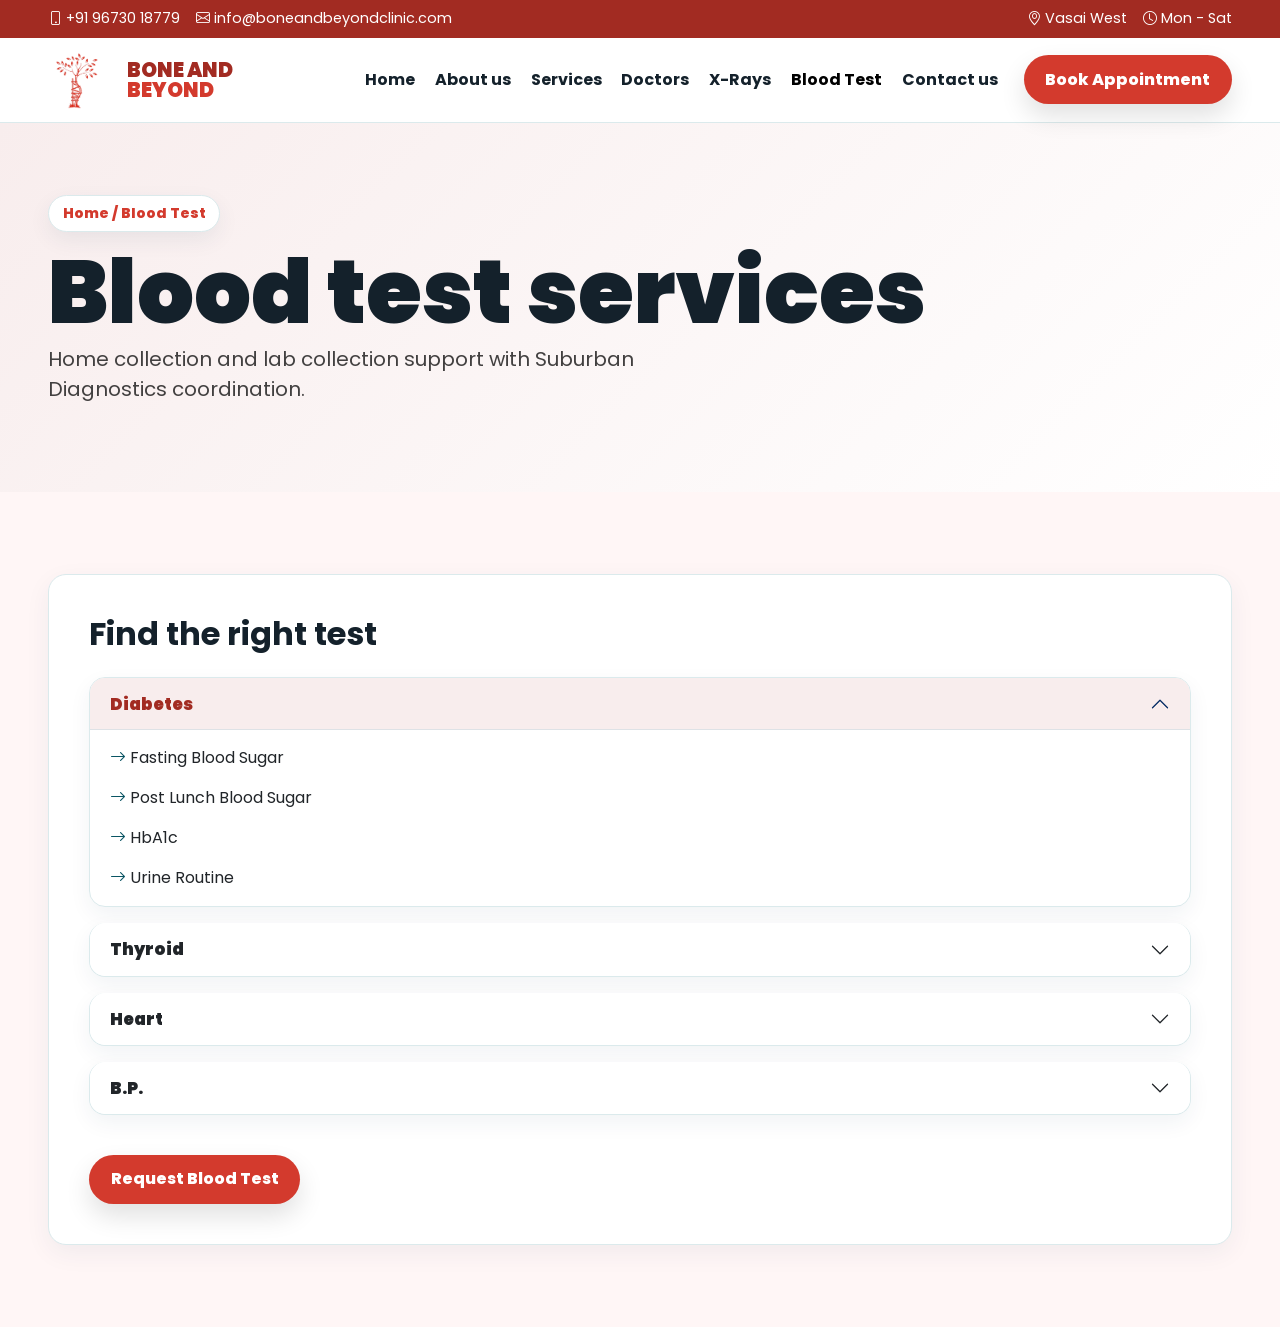
<file: blood-test.html>
<!doctype html>
<html lang="en">
  <head>
    <meta charset="utf-8" />
    <meta name="viewport" content="width=device-width, initial-scale=1" />
    <title>Blood Test | Bone and Beyond</title>
    <link
      href="https://cdn.jsdelivr.net/npm/bootstrap@5.3.3/dist/css/bootstrap.min.css"
      rel="stylesheet"
    />
    <link
      href="https://cdn.jsdelivr.net/npm/bootstrap-icons@1.11.3/font/bootstrap-icons.css"
      rel="stylesheet"
    />
    <link
      href="https://fonts.googleapis.com/css2?family=Poppins:wght@400;500;600;700;800;900&display=swap"
      rel="stylesheet"
    />
    <link href="assets/css/style.css" rel="stylesheet" />
  </head>
  <body>
    <div class="topbar py-2">
    <div class="container-fluid px-lg-5 d-flex flex-wrap justify-content-between gap-2">
      <div class="d-flex gap-3 flex-wrap justify-content-center"><a href="tel:+919673018779"><i class="bi bi-phone"></i> +91 96730 18779</a><a href="mailto:info@boneandbeyondclinic.com"><i class="bi bi-envelope"></i> info@boneandbeyondclinic.com</a></div>
      <div class="d-flex gap-3 justify-content-center"><span><i class="bi bi-geo-alt"></i> Vasai West</span><span><i class="bi bi-clock"></i> Mon - Sat</span></div>
    </div>
  </div>
    <nav class="navbar navbar-expand-lg sticky-top">
    <div class="container-fluid px-lg-5">
      <a class="navbar-brand brand" href="index.html"><img src="assets/images/doneAndBeyond_logo.png" class="brand-img" alt="Bone and Beyond logo"><span>BONE AND<span>BEYOND</span></span></a>
      <button class="navbar-toggler" type="button" data-bs-toggle="collapse" data-bs-target="#menu"><span class="navbar-toggler-icon"></span></button>
      <div class="collapse navbar-collapse" id="menu">
        <ul class="navbar-nav ms-auto align-items-lg-center">
          <li class="nav-item"><a class="nav-link" href="index.html">Home</a></li>
          <li class="nav-item"><a class="nav-link" href="about.html">About us</a></li>
          <li class="nav-item"><a class="nav-link" href="services.html">Services</a></li>
          <li class="nav-item"><a class="nav-link" href="doctors.html">Doctors</a></li>
          <li class="nav-item"><a class="nav-link" href="xray.html">X-Rays</a></li>
          <li class="nav-item"><a class="nav-link" href="blood-test.html">Blood Test</a></li>
          <li class="nav-item"><a class="nav-link" href="contact.html">Contact us</a></li>
          <li class="nav-item ms-lg-3 mt-2 mt-lg-0"><a class="btn btn-main" href="contact.html">Book Appointment</a></li>
        </ul>
      </div>
    </div>
  </nav>
    <section class="page-hero">
      <div class="container-fluid px-lg-5 reveal">
        <span class="eyebrow">Home / Blood Test</span>
        <h1 class="mt-3">Blood test services</h1>
        <p class="hero-lead">
          Home collection and lab collection support with Suburban Diagnostics
          coordination.
        </p>
      </div>
    </section>
    <main class="section section-soft">
      <div class="container-fluid px-lg-5">
        <div class="page-card reveal">
          <h2 class="fw-bold">Find the right test</h2>
          <div class="accordion mt-4" id="tests">
            <div class="accordion-item">
              <h2 class="accordion-header">
                <button
                  class="accordion-button"
                  data-bs-toggle="collapse"
                  data-bs-target="#diabetes"
                >
                  Diabetes
                </button>
              </h2>
              <div
                id="diabetes"
                class="accordion-collapse collapse show"
                data-bs-parent="#tests"
              >
                <div class="accordion-body">
                  <p>
                    <i class="bi bi-arrow-right text-info-emphasis"></i> Fasting
                    Blood Sugar
                  </p>
                  <p>
                    <i class="bi bi-arrow-right text-info-emphasis"></i> Post
                    Lunch Blood Sugar
                  </p>
                  <p>
                    <i class="bi bi-arrow-right text-info-emphasis"></i> HbA1c
                  </p>
                  <p class="mb-0">
                    <i class="bi bi-arrow-right text-info-emphasis"></i> Urine
                    Routine
                  </p>
                </div>
              </div>
            </div>
            <div class="accordion-item">
              <h2 class="accordion-header">
                <button
                  class="accordion-button collapsed"
                  data-bs-toggle="collapse"
                  data-bs-target="#thyroid"
                >
                  Thyroid
                </button>
              </h2>
              <div
                id="thyroid"
                class="accordion-collapse collapse"
                data-bs-parent="#tests"
              >
                <div class="accordion-body">T3, T4 and TSH profile.</div>
              </div>
            </div>
            <div class="accordion-item">
              <h2 class="accordion-header">
                <button
                  class="accordion-button collapsed"
                  data-bs-toggle="collapse"
                  data-bs-target="#heart"
                >
                  Heart
                </button>
              </h2>
              <div
                id="heart"
                class="accordion-collapse collapse"
                data-bs-parent="#tests"
              >
                <div class="accordion-body">
                  Lipid profile, CBC and cardiac risk marker support.
                </div>
              </div>
            </div>
            <div class="accordion-item">
              <h2 class="accordion-header">
                <button
                  class="accordion-button collapsed"
                  data-bs-toggle="collapse"
                  data-bs-target="#bp"
                >
                  B.P.
                </button>
              </h2>
              <div
                id="bp"
                class="accordion-collapse collapse"
                data-bs-parent="#tests"
              >
                <div class="accordion-body">
                  Kidney function, electrolytes and routine health checks.
                </div>
              </div>
            </div>
          </div>
          <a class="btn btn-main mt-4" href="contact.html"
            >Request Blood Test</a
          >
        </div>
      </div>
    </main>
    <script src="https://cdn.jsdelivr.net/npm/bootstrap@5.3.3/dist/js/bootstrap.bundle.min.js"></script>
    <script src="assets/js/main.js"></script>
  </body>
</html>
</file>
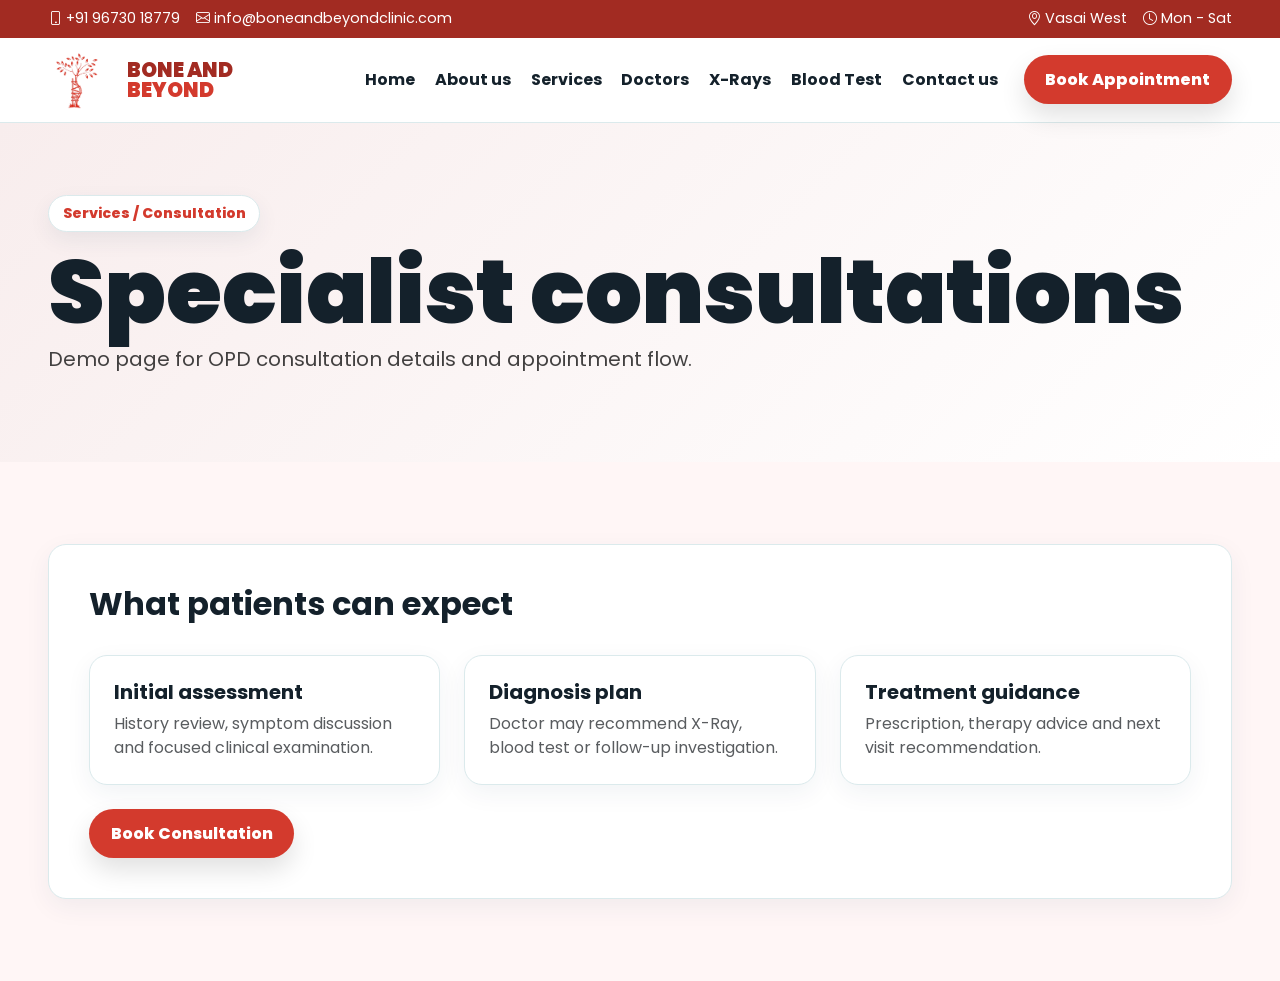
<file: consultations.html>
<!doctype html>
<html lang="en">
  <head>
    <meta charset="utf-8" />
    <meta name="viewport" content="width=device-width, initial-scale=1" />
    <title>Consultations | Bone and Beyond</title>
    <link
      href="https://cdn.jsdelivr.net/npm/bootstrap@5.3.3/dist/css/bootstrap.min.css"
      rel="stylesheet"
    />
    <link
      href="https://cdn.jsdelivr.net/npm/bootstrap-icons@1.11.3/font/bootstrap-icons.css"
      rel="stylesheet"
    />
    <link
      href="https://fonts.googleapis.com/css2?family=Poppins:wght@400;500;600;700;800;900&display=swap"
      rel="stylesheet"
    />
    <link href="assets/css/style.css" rel="stylesheet" />
  </head>
  <body>
    <div class="topbar py-2">
    <div class="container-fluid px-lg-5 d-flex flex-wrap justify-content-between gap-2">
      <div class="d-flex gap-3 flex-wrap justify-content-center"><a href="tel:+919673018779"><i class="bi bi-phone"></i> +91 96730 18779</a><a href="mailto:info@boneandbeyondclinic.com"><i class="bi bi-envelope"></i> info@boneandbeyondclinic.com</a></div>
      <div class="d-flex gap-3 justify-content-center"><span><i class="bi bi-geo-alt"></i> Vasai West</span><span><i class="bi bi-clock"></i> Mon - Sat</span></div>
    </div>
  </div>
     <nav class="navbar navbar-expand-lg sticky-top">
    <div class="container-fluid px-lg-5">
      <a class="navbar-brand brand" href="index.html"><img src="assets/images/doneAndBeyond_logo.png" class="brand-img" alt="Bone and Beyond logo"><span>BONE AND<span>BEYOND</span></span></a>
      <button class="navbar-toggler" type="button" data-bs-toggle="collapse" data-bs-target="#menu"><span class="navbar-toggler-icon"></span></button>
      <div class="collapse navbar-collapse" id="menu">
        <ul class="navbar-nav ms-auto align-items-lg-center">
          <li class="nav-item"><a class="nav-link" href="index.html">Home</a></li>
          <li class="nav-item"><a class="nav-link" href="about.html">About us</a></li>
          <li class="nav-item"><a class="nav-link" href="services.html">Services</a></li>
          <li class="nav-item"><a class="nav-link" href="doctors.html">Doctors</a></li>
          <li class="nav-item"><a class="nav-link" href="xray.html">X-Rays</a></li>
          <li class="nav-item"><a class="nav-link" href="blood-test.html">Blood Test</a></li>
          <li class="nav-item"><a class="nav-link" href="contact.html">Contact us</a></li>
          <li class="nav-item ms-lg-3 mt-2 mt-lg-0"><a class="btn btn-main" href="contact.html">Book Appointment</a></li>
        </ul>
      </div>
    </div>
  </nav>
    <section class="page-hero">
      <div class="container-fluid px-lg-5">
        <span class="eyebrow">Services / Consultation</span>
        <h1 class="mt-3">Specialist consultations</h1>
        <p class="hero-lead">
          Demo page for OPD consultation details and appointment flow.
        </p>
      </div>
    </section>
    <main class="section section-soft">
      <div class="container-fluid px-lg-5">
        <div class="page-card reveal">
          <h2 class="fw-bold">What patients can expect</h2>
          <div class="row g-4 mt-1">
            <div class="col-lg-4">
              <div class="feature-card p-4 h-100">
                <h3 class="h5 fw-bold">Initial assessment</h3>
                <p class="mb-0 text-muted">
                  History review, symptom discussion and focused clinical
                  examination.
                </p>
              </div>
            </div>
            <div class="col-lg-4">
              <div class="feature-card p-4 h-100">
                <h3 class="h5 fw-bold">Diagnosis plan</h3>
                <p class="mb-0 text-muted">
                  Doctor may recommend X-Ray, blood test or follow-up
                  investigation.
                </p>
              </div>
            </div>
            <div class="col-lg-4">
              <div class="feature-card p-4 h-100">
                <h3 class="h5 fw-bold">Treatment guidance</h3>
                <p class="mb-0 text-muted">
                  Prescription, therapy advice and next visit recommendation.
                </p>
              </div>
            </div>
          </div>
          <a class="btn btn-main mt-4" href="contact.html">Book Consultation</a>
        </div>
      </div>
    </main>
    <script src="https://cdn.jsdelivr.net/npm/bootstrap@5.3.3/dist/js/bootstrap.bundle.min.js"></script>
    <script src="assets/js/main.js"></script>
  </body>
</html>
</file>
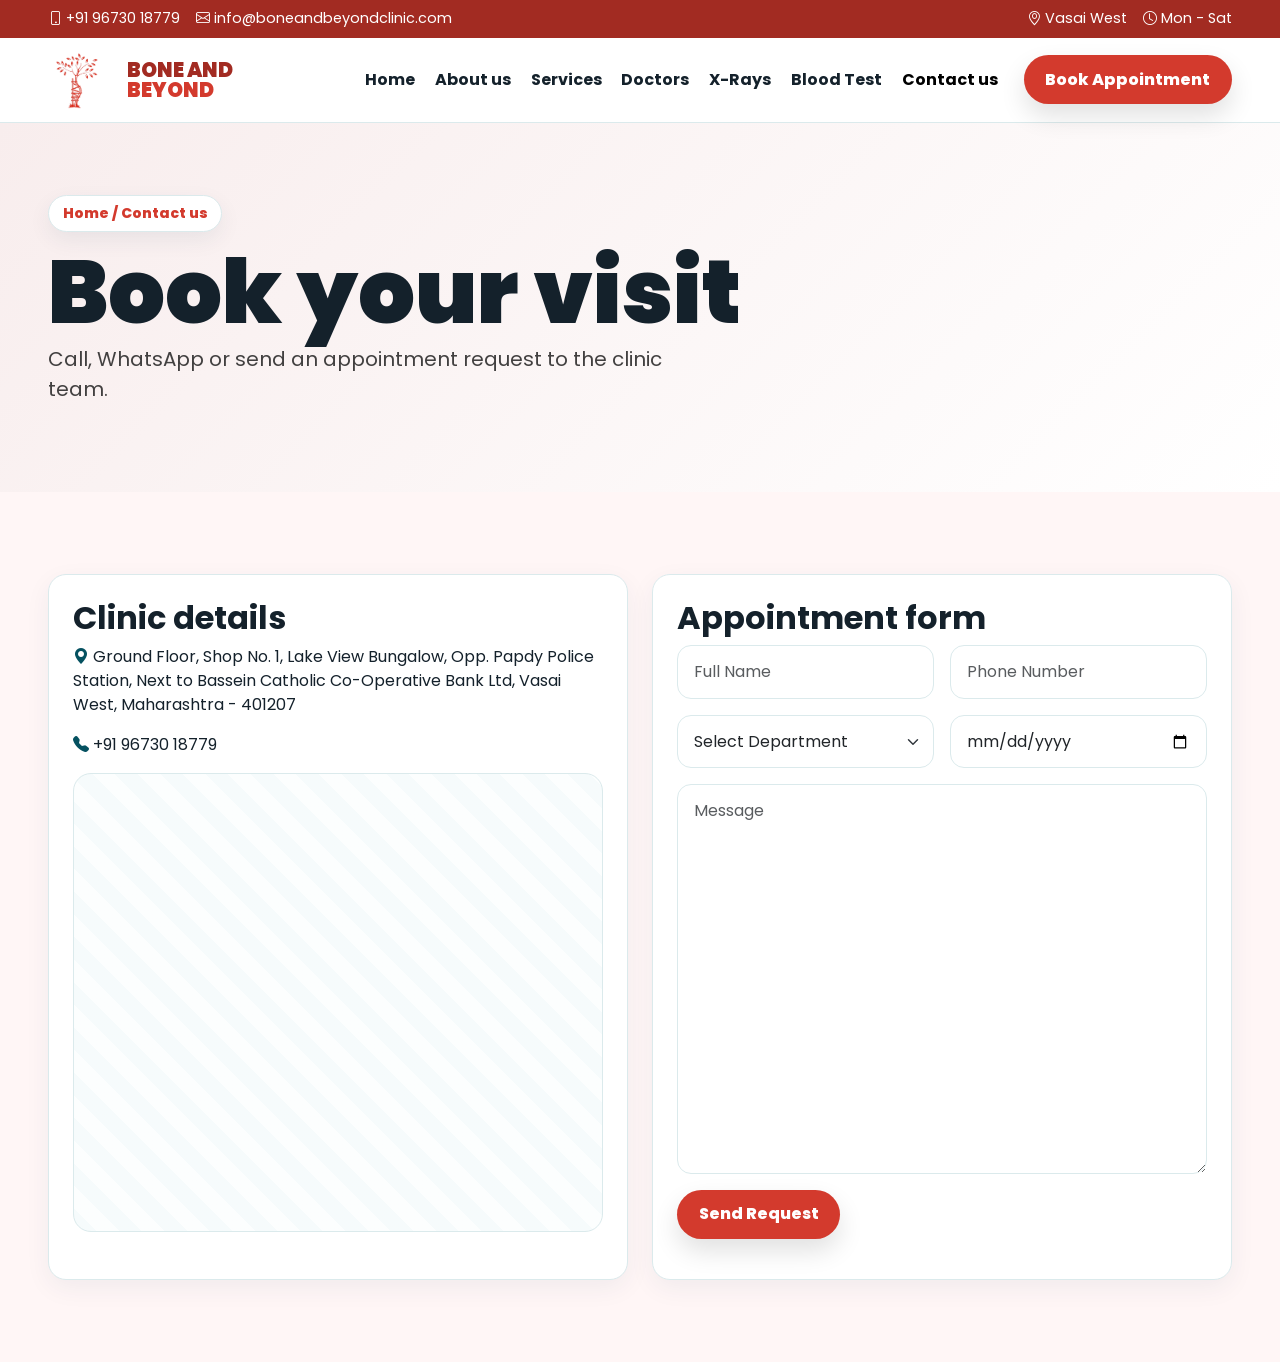
<file: contact.html>
<!doctype html>
<html lang="en">
  <head>
    <meta charset="utf-8" />
    <meta name="viewport" content="width=device-width, initial-scale=1" />
    <title>Contact | Bone and Beyond</title>
    <link
      href="https://cdn.jsdelivr.net/npm/bootstrap@5.3.3/dist/css/bootstrap.min.css"
      rel="stylesheet"
    />
    <link
      href="https://cdn.jsdelivr.net/npm/bootstrap-icons@1.11.3/font/bootstrap-icons.css"
      rel="stylesheet"
    />
    <link
      href="https://fonts.googleapis.com/css2?family=Poppins:wght@400;500;600;700;800;900&display=swap"
      rel="stylesheet"
    />
    <link href="assets/css/style.css" rel="stylesheet" />
  </head>
  <body>
    <div class="topbar py-2">
    <div class="container-fluid px-lg-5 d-flex flex-wrap justify-content-between gap-2">
      <div class="d-flex gap-3 flex-wrap justify-content-center"><a href="tel:+919673018779"><i class="bi bi-phone"></i> +91 96730 18779</a><a href="mailto:info@boneandbeyondclinic.com"><i class="bi bi-envelope"></i> info@boneandbeyondclinic.com</a></div>
      <div class="d-flex gap-3 justify-content-center"><span><i class="bi bi-geo-alt"></i> Vasai West</span><span><i class="bi bi-clock"></i> Mon - Sat</span></div>
    </div>
  </div>
    <nav class="navbar navbar-expand-lg sticky-top">
    <div class="container-fluid px-lg-5">
      <a class="navbar-brand brand" href="index.html"><img src="assets/images/doneAndBeyond_logo.png" class="brand-img" alt="Bone and Beyond logo"><span>BONE AND<span>BEYOND</span></span></a>
      <button class="navbar-toggler" type="button" data-bs-toggle="collapse" data-bs-target="#menu"><span class="navbar-toggler-icon"></span></button>
      <div class="collapse navbar-collapse" id="menu">
        <ul class="navbar-nav ms-auto align-items-lg-center">
          <li class="nav-item"><a class="nav-link" href="index.html">Home</a></li>
          <li class="nav-item"><a class="nav-link" href="about.html">About us</a></li>
          <li class="nav-item"><a class="nav-link" href="services.html">Services</a></li>
          <li class="nav-item"><a class="nav-link" href="doctors.html">Doctors</a></li>
          <li class="nav-item"><a class="nav-link" href="xray.html">X-Rays</a></li>
          <li class="nav-item"><a class="nav-link" href="blood-test.html">Blood Test</a></li>
          <li class="nav-item"><a class="nav-link" href="contact.html">Contact us</a></li>
          <li class="nav-item ms-lg-3 mt-2 mt-lg-0"><a class="btn btn-main" href="contact.html">Book Appointment</a></li>
        </ul>
      </div>
    </div>
  </nav>
    <section class="page-hero">
      <div class="container-fluid px-lg-5 reveal">
        <span class="eyebrow">Home / Contact us</span>
        <h1 class="mt-3">Book your visit</h1>
        <p class="hero-lead">
          Call, WhatsApp or send an appointment request to the clinic team.
        </p>
      </div>
    </section>
    <main class="section section-soft">
      <div class="container-fluid px-lg-5">
        <div class="row g-4">
          <div class="col-lg-6 reveal">
            <div class="contact-card p-4 h-100">
              <h2 class="fw-bold">Clinic details</h2>
              <p>
                <i class="bi bi-geo-alt-fill text-info-emphasis"></i> Ground
                Floor, Shop No. 1, Lake View Bungalow, Opp. Papdy Police
                Station, Next to Bassein Catholic Co-Operative Bank Ltd, Vasai
                West, Maharashtra - 401207
              </p>
              <p>
                <i class="bi bi-telephone-fill text-info-emphasis"></i> +91
                96730 18779
              </p>
              
              <div class="map-box mt-3">
                <div>
                  <iframe
                    src="https://www.google.com/maps/embed?pb=!1m23!1m12!1m3!1d30167.875398253367!2d72.8858624!3d19.064422399999998!2m3!1f0!2f0!3f0!3m2!1i1024!2i768!4f13.1!4m8!3e6!4m0!4m5!1s0x3be7afe7eab7c769%3A0xe4985e35d93f704d!2sBone%20And%20Beyond%20Ortho%20And%20Physio%20Clinic%2C%20Police%20Station%2C%20Ground%20Floor%2C%20Shop%20No%201%20%2C%20Lake%20View%20Bunglow%2C%20opp.%20Papdy%2C%20next%20to%20Bassein%20Catholic%20Co-Operative%20Bank%20Limited%2C%20Vasai%20West%2C%20Vasai-Virar%2C%20Maharashtra%20401207!3m2!1d19.3538681!2d72.8127457!5e0!3m2!1sen!2sin!4v1778501540422!5m2!1sen!2sin"
                    width="600"
                    height="450"
                    style="border: 0"
                    allowfullscreen=""
                    loading="lazy"
                    referrerpolicy="no-referrer-when-downgrade"
                  ></iframe>
                </div>
              </div>
            </div>
          </div>
          <div class="col-lg-6 reveal">
            <div class="contact-card p-4">
              <h2 class="fw-bold">Appointment form</h2>
              <form data-appointment-form>
                <div class="row g-3">
                  <div class="col-md-6">
                    <input
                      class="form-control"
                      placeholder="Full Name"
                      required
                    />
                  </div>
                  <div class="col-md-6">
                    <input
                      class="form-control"
                      placeholder="Phone Number"
                      required
                    />
                  </div>
                  <div class="col-md-6">
                    <select class="form-select" required>
                      <option value="">Select Department</option>
                      <option>Orthopedics</option>
                      <option>Dermatology</option>
                      <option>ENT</option>
                      <option>Dental</option>
                      <option>Blood Test</option>
                      <option>X-Ray</option>
                    </select>
                  </div>
                  <div class="col-md-6">
                    <input class="form-control" type="date" required />
                  </div>
                  <div class="col-12">
                    <textarea
                      class="form-control"
                      rows="15"
                      placeholder="Message"
                    ></textarea>
                  </div>
                  <div class="col-12">
                    <button class="btn btn-main" type="submit">
                      Send Request
                    </button>
                  </div>
                  <div class="col-12">
                    <div
                      class="alert alert-success d-none"
                      data-form-message
                    ></div>
                  </div>
                </div>
              </form>
            </div>
          </div>
        </div>
      </div>
    </main>
    <script src="https://cdn.jsdelivr.net/npm/bootstrap@5.3.3/dist/js/bootstrap.bundle.min.js"></script>
    <script src="assets/js/main.js"></script>
  </body>
</html>
</file>
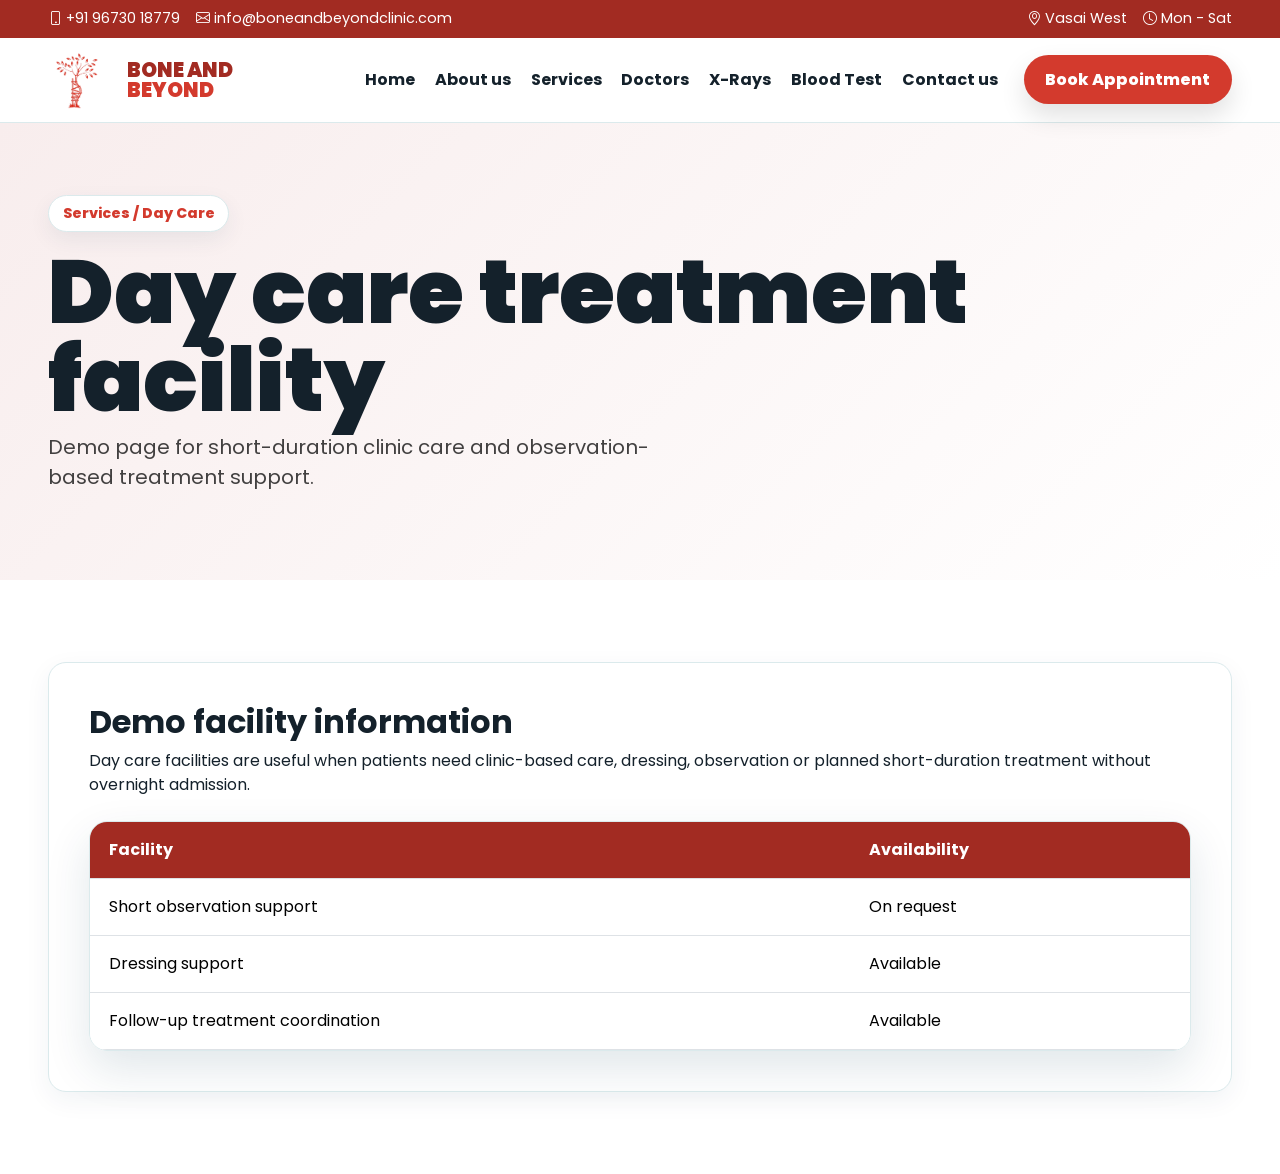
<file: day-care.html>
<!doctype html>
<html lang="en">
  <head>
    <meta charset="utf-8" />
    <meta name="viewport" content="width=device-width, initial-scale=1" />
    <title>Day Care | Bone and Beyond</title>
    <link
      href="https://cdn.jsdelivr.net/npm/bootstrap@5.3.3/dist/css/bootstrap.min.css"
      rel="stylesheet"
    />
    <link
      href="https://cdn.jsdelivr.net/npm/bootstrap-icons@1.11.3/font/bootstrap-icons.css"
      rel="stylesheet"
    />
    <link
      href="https://fonts.googleapis.com/css2?family=Poppins:wght@400;500;600;700;800;900&display=swap"
      rel="stylesheet"
    />
    <link href="assets/css/style.css" rel="stylesheet" />
  </head>
  <body>
    <div class="topbar py-2">
    <div class="container-fluid px-lg-5 d-flex flex-wrap justify-content-between gap-2">
      <div class="d-flex gap-3 flex-wrap justify-content-center"><a href="tel:+919673018779"><i class="bi bi-phone"></i> +91 96730 18779</a><a href="mailto:info@boneandbeyondclinic.com"><i class="bi bi-envelope"></i> info@boneandbeyondclinic.com</a></div>
      <div class="d-flex gap-3 justify-content-center"><span><i class="bi bi-geo-alt"></i> Vasai West</span><span><i class="bi bi-clock"></i> Mon - Sat</span></div>
    </div>
  </div>
    <nav class="navbar navbar-expand-lg sticky-top">
    <div class="container-fluid px-lg-5">
      <a class="navbar-brand brand" href="index.html"><img src="assets/images/doneAndBeyond_logo.png" class="brand-img" alt="Bone and Beyond logo"><span>BONE AND<span>BEYOND</span></span></a>
      <button class="navbar-toggler" type="button" data-bs-toggle="collapse" data-bs-target="#menu"><span class="navbar-toggler-icon"></span></button>
      <div class="collapse navbar-collapse" id="menu">
        <ul class="navbar-nav ms-auto align-items-lg-center">
          <li class="nav-item"><a class="nav-link" href="index.html">Home</a></li>
          <li class="nav-item"><a class="nav-link" href="about.html">About us</a></li>
          <li class="nav-item"><a class="nav-link" href="services.html">Services</a></li>
          <li class="nav-item"><a class="nav-link" href="doctors.html">Doctors</a></li>
          <li class="nav-item"><a class="nav-link" href="xray.html">X-Rays</a></li>
          <li class="nav-item"><a class="nav-link" href="blood-test.html">Blood Test</a></li>
          <li class="nav-item"><a class="nav-link" href="contact.html">Contact us</a></li>
          <li class="nav-item ms-lg-3 mt-2 mt-lg-0"><a class="btn btn-main" href="contact.html">Book Appointment</a></li>
        </ul>
      </div>
    </div>
  </nav>
    <section class="page-hero">
      <div class="container-fluid px-lg-5">
        <span class="eyebrow">Services / Day Care</span>
        <h1 class="mt-3">Day care treatment facility</h1>
        <p class="hero-lead">
          Demo page for short-duration clinic care and observation-based
          treatment support.
        </p>
      </div>
    </section>
    <main class="section">
      <div class="container-fluid px-lg-5">
        <div class="page-card reveal">
          <h2 class="fw-bold">Demo facility information</h2>
          <p>
            Day care facilities are useful when patients need clinic-based care,
            dressing, observation or planned short-duration treatment without
            overnight admission.
          </p>
          <div class="table-card mt-4">
            <table class="table mb-0">
              <thead>
                <tr>
                  <th>Facility</th>
                  <th>Availability</th>
                </tr>
              </thead>
              <tbody>
                <tr>
                  <td>Short observation support</td>
                  <td>On request</td>
                </tr>
                <tr>
                  <td>Dressing support</td>
                  <td>Available</td>
                </tr>
                <tr>
                  <td>Follow-up treatment coordination</td>
                  <td>Available</td>
                </tr>
              </tbody>
            </table>
          </div>
        </div>
      </div>
    </main>
    <script src="https://cdn.jsdelivr.net/npm/bootstrap@5.3.3/dist/js/bootstrap.bundle.min.js"></script>
    <script src="assets/js/main.js"></script>
  </body>
</html>
</file>
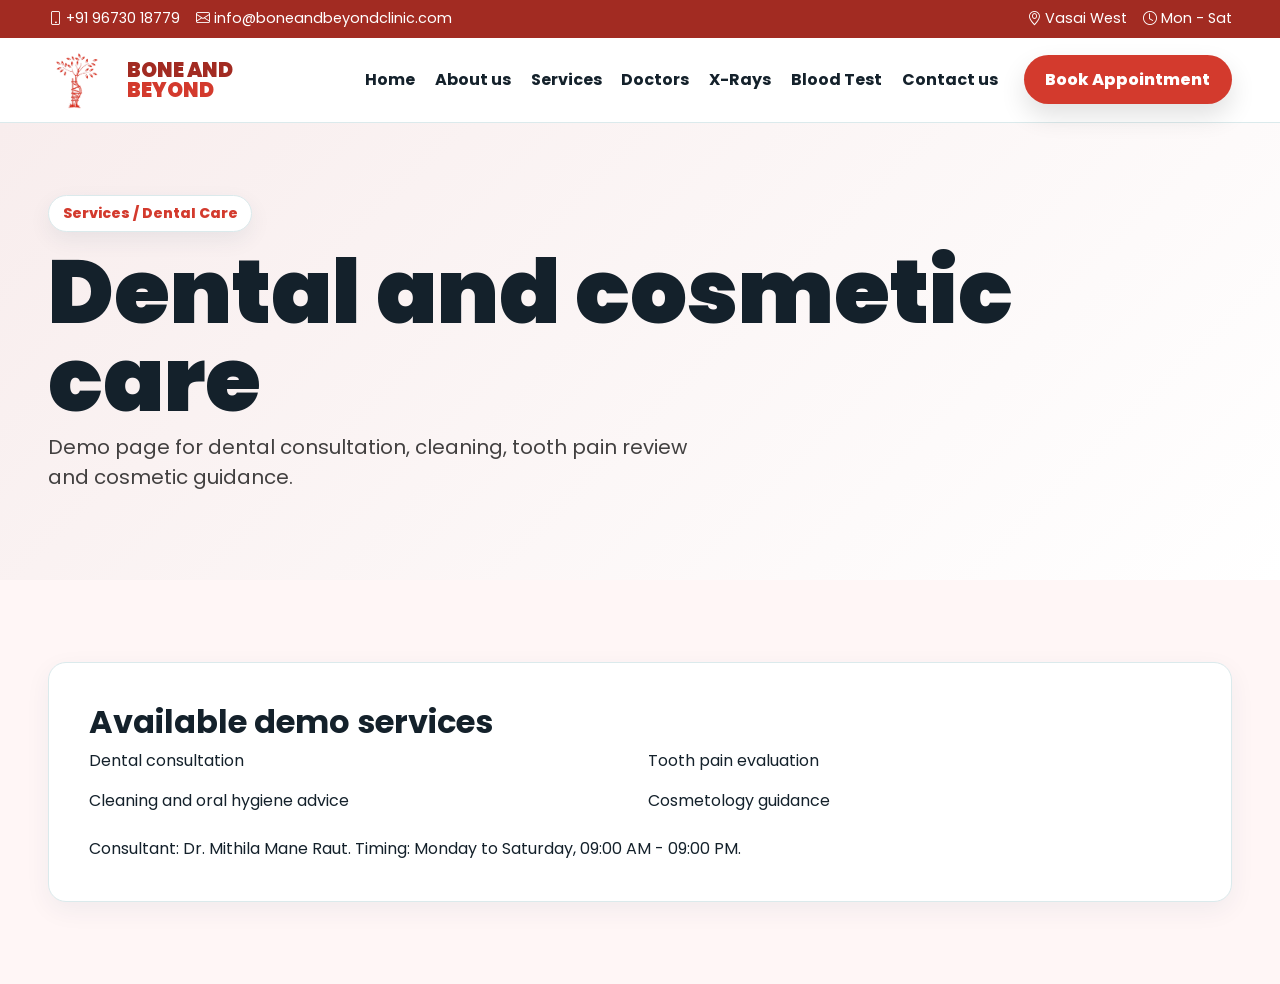
<file: dental-care.html>
<!doctype html>
<html lang="en">
  <head>
    <meta charset="utf-8" />
    <meta name="viewport" content="width=device-width, initial-scale=1" />
    <title>Dental Care | Bone and Beyond</title>
    <link
      href="https://cdn.jsdelivr.net/npm/bootstrap@5.3.3/dist/css/bootstrap.min.css"
      rel="stylesheet"
    />
    <link
      href="https://cdn.jsdelivr.net/npm/bootstrap-icons@1.11.3/font/bootstrap-icons.css"
      rel="stylesheet"
    />
    <link
      href="https://fonts.googleapis.com/css2?family=Poppins:wght@400;500;600;700;800;900&display=swap"
      rel="stylesheet"
    />
    <link href="assets/css/style.css" rel="stylesheet" />
  </head>
  <body>
    <div class="topbar py-2">
    <div class="container-fluid px-lg-5 d-flex flex-wrap justify-content-between gap-2">
      <div class="d-flex gap-3 flex-wrap justify-content-center"><a href="tel:+919673018779"><i class="bi bi-phone"></i> +91 96730 18779</a><a href="mailto:info@boneandbeyondclinic.com"><i class="bi bi-envelope"></i> info@boneandbeyondclinic.com</a></div>
      <div class="d-flex gap-3 justify-content-center"><span><i class="bi bi-geo-alt"></i> Vasai West</span><span><i class="bi bi-clock"></i> Mon - Sat</span></div>
    </div>
  </div>
     <nav class="navbar navbar-expand-lg sticky-top">
    <div class="container-fluid px-lg-5">
      <a class="navbar-brand brand" href="index.html"><img src="assets/images/doneAndBeyond_logo.png" class="brand-img" alt="Bone and Beyond logo"><span>BONE AND<span>BEYOND</span></span></a>
      <button class="navbar-toggler" type="button" data-bs-toggle="collapse" data-bs-target="#menu"><span class="navbar-toggler-icon"></span></button>
      <div class="collapse navbar-collapse" id="menu">
        <ul class="navbar-nav ms-auto align-items-lg-center">
          <li class="nav-item"><a class="nav-link" href="index.html">Home</a></li>
          <li class="nav-item"><a class="nav-link" href="about.html">About us</a></li>
          <li class="nav-item"><a class="nav-link" href="services.html">Services</a></li>
          <li class="nav-item"><a class="nav-link" href="doctors.html">Doctors</a></li>
          <li class="nav-item"><a class="nav-link" href="xray.html">X-Rays</a></li>
          <li class="nav-item"><a class="nav-link" href="blood-test.html">Blood Test</a></li>
          <li class="nav-item"><a class="nav-link" href="contact.html">Contact us</a></li>
          <li class="nav-item ms-lg-3 mt-2 mt-lg-0"><a class="btn btn-main" href="contact.html">Book Appointment</a></li>
        </ul>
      </div>
    </div>
  </nav>
    <section class="page-hero">
      <div class="container-fluid px-lg-5">
        <span class="eyebrow">Services / Dental Care</span>
        <h1 class="mt-3">Dental and cosmetic care</h1>
        <p class="hero-lead">
          Demo page for dental consultation, cleaning, tooth pain review and
          cosmetic guidance.
        </p>
      </div>
    </section>
    <main class="section section-soft">
      <div class="container-fluid px-lg-5">
        <div class="page-card reveal">
          <h2 class="fw-bold">Available demo services</h2>
          <div class="row g-3">
            <div class="col-md-6">Dental consultation</div>
            <div class="col-md-6">Tooth pain evaluation</div>
            <div class="col-md-6">Cleaning and oral hygiene advice</div>
            <div class="col-md-6">Cosmetology guidance</div>
          </div>
          <p class="mt-4 mb-0">
            Consultant: Dr. Mithila Mane Raut. Timing: Monday to Saturday, 09:00
            AM - 09:00 PM.
          </p>
        </div>
      </div>
    </main>
    <script src="https://cdn.jsdelivr.net/npm/bootstrap@5.3.3/dist/js/bootstrap.bundle.min.js"></script>
    <script src="assets/js/main.js"></script>
  </body>
</html>
</file>
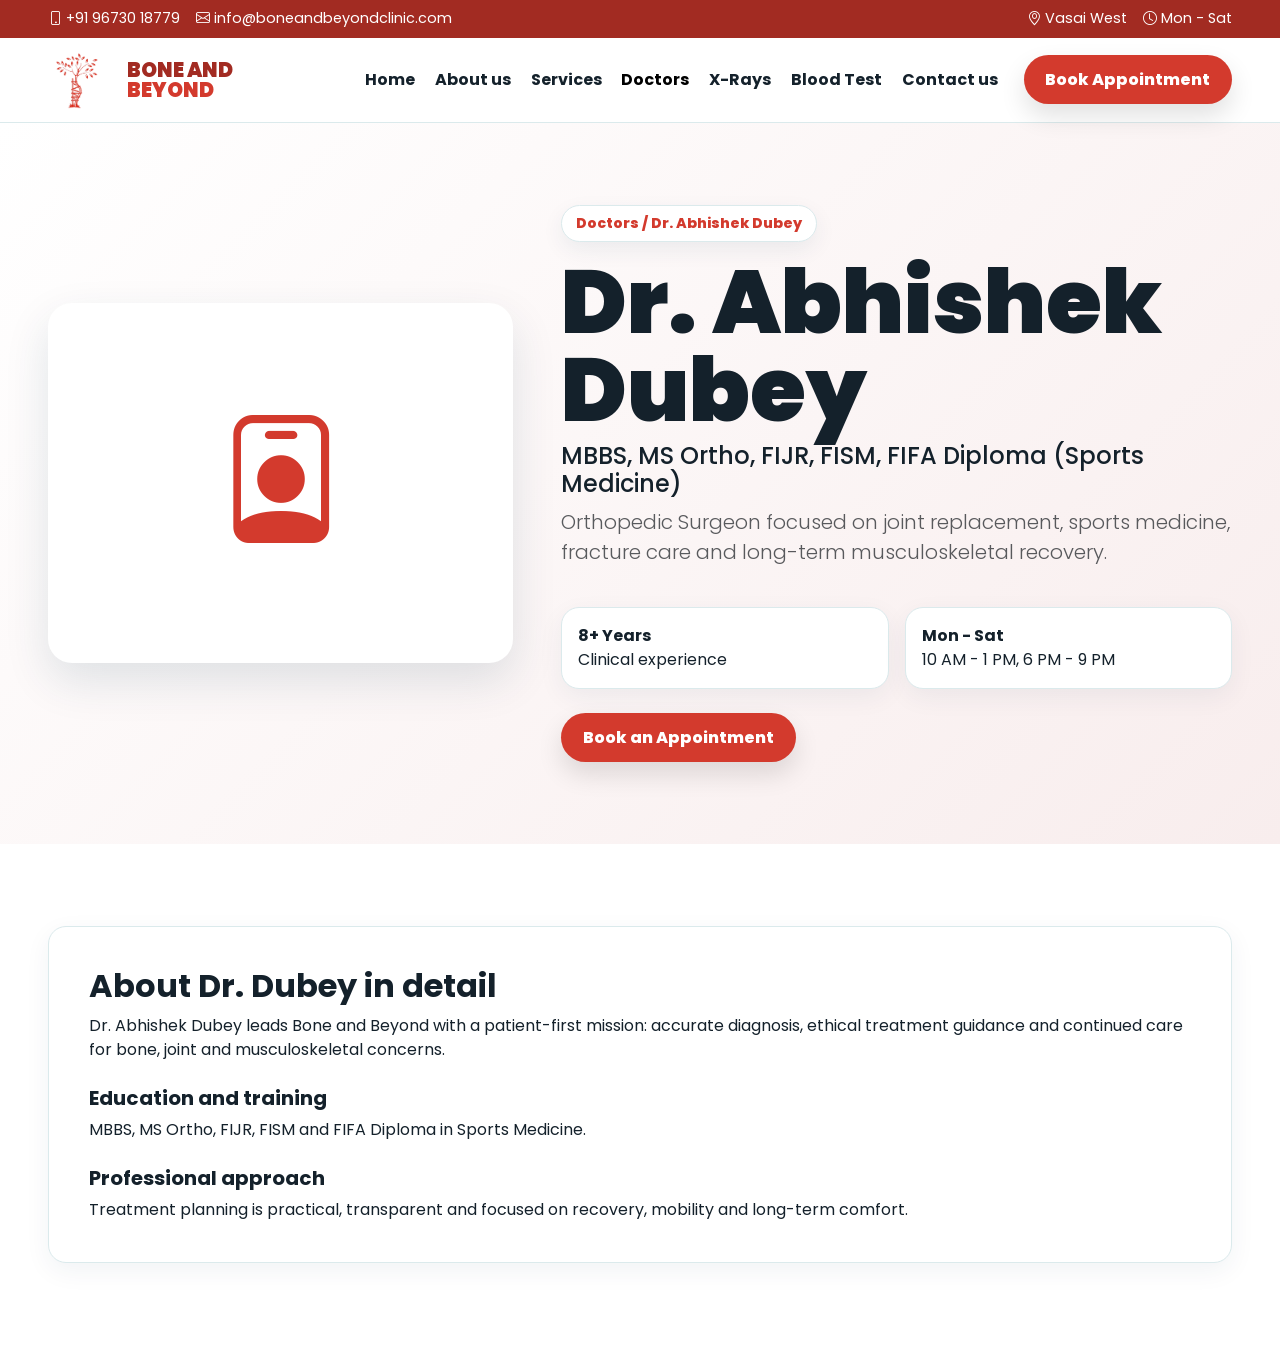
<file: doctor-detail.html>
<!doctype html>
<html lang="en">
  <head>
    <meta charset="utf-8" />
    <meta name="viewport" content="width=device-width, initial-scale=1" />
    <title>Dr. Abhishek Dubey | Bone and Beyond</title>
    <link
      href="https://cdn.jsdelivr.net/npm/bootstrap@5.3.3/dist/css/bootstrap.min.css"
      rel="stylesheet"
    />
    <link
      href="https://cdn.jsdelivr.net/npm/bootstrap-icons@1.11.3/font/bootstrap-icons.css"
      rel="stylesheet"
    />
    <link
      href="https://fonts.googleapis.com/css2?family=Poppins:wght@400;500;600;700;800;900&display=swap"
      rel="stylesheet"
    />
    <link href="assets/css/style.css" rel="stylesheet" />
  </head>
  <body>
    <div class="topbar py-2">
    <div class="container-fluid px-lg-5 d-flex flex-wrap justify-content-between gap-2">
      <div class="d-flex gap-3 flex-wrap justify-content-center"><a href="tel:+919673018779"><i class="bi bi-phone"></i> +91 96730 18779</a><a href="mailto:info@boneandbeyondclinic.com"><i class="bi bi-envelope"></i> info@boneandbeyondclinic.com</a></div>
      <div class="d-flex gap-3 justify-content-center"><span><i class="bi bi-geo-alt"></i> Vasai West</span><span><i class="bi bi-clock"></i> Mon - Sat</span></div>
    </div>
  </div>
     <nav class="navbar navbar-expand-lg sticky-top">
    <div class="container-fluid px-lg-5">
      <a class="navbar-brand brand" href="index.html"><img src="assets/images/doneAndBeyond_logo.png" class="brand-img" alt="Bone and Beyond logo"><span>BONE AND<span>BEYOND</span></span></a>
      <button class="navbar-toggler" type="button" data-bs-toggle="collapse" data-bs-target="#menu"><span class="navbar-toggler-icon"></span></button>
      <div class="collapse navbar-collapse" id="menu">
        <ul class="navbar-nav ms-auto align-items-lg-center">
          <li class="nav-item"><a class="nav-link" href="index.html">Home</a></li>
          <li class="nav-item"><a class="nav-link" href="about.html">About us</a></li>
          <li class="nav-item"><a class="nav-link" href="services.html">Services</a></li>
          <li class="nav-item"><a class="nav-link" href="doctors.html">Doctors</a></li>
          <li class="nav-item"><a class="nav-link" href="xray.html">X-Rays</a></li>
          <li class="nav-item"><a class="nav-link" href="blood-test.html">Blood Test</a></li>
          <li class="nav-item"><a class="nav-link" href="contact.html">Contact us</a></li>
          <li class="nav-item ms-lg-3 mt-2 mt-lg-0"><a class="btn btn-main" href="contact.html">Book Appointment</a></li>
        </ul>
      </div>
    </div>
  </nav>
    <section class="section profile-card">
      <div class="container-fluid px-lg-5">
        <div class="row g-5 align-items-center">
          <div class="col-lg-5 reveal">
            <div class="profile-art"><i class="bi bi-person-badge"></i></div>
          </div>
          <div class="col-lg-7 reveal">
            <span class="eyebrow">Doctors / Dr. Abhishek Dubey</span>
            <h1 class="mt-3">Dr. Abhishek Dubey</h1>
            <p class="h4">
              MBBS, MS Ortho, FIJR, FISM, FIFA Diploma (Sports Medicine)
            </p>
            <p class="lead text-muted">
              Orthopedic Surgeon focused on joint replacement, sports medicine,
              fracture care and long-term musculoskeletal recovery.
            </p>
            <div class="row g-3 my-4">
              <div class="col-sm-6">
                <div class="feature-card p-3">
                  <strong>8+ Years</strong><br />Clinical experience
                </div>
              </div>
              <div class="col-sm-6">
                <div class="feature-card p-3">
                  <strong>Mon - Sat</strong><br />10 AM - 1 PM, 6 PM - 9 PM
                </div>
              </div>
            </div>
            <a class="btn btn-main" href="contact.html">Book an Appointment</a>
          </div>
        </div>
      </div>
    </section>
    <section class="section">
      <div class="container-fluid px-lg-5">
        <div class="page-card reveal">
          <h2 class="fw-bold">About Dr. Dubey in detail</h2>
          <p>
            Dr. Abhishek Dubey leads Bone and Beyond with a patient-first
            mission: accurate diagnosis, ethical treatment guidance and
            continued care for bone, joint and musculoskeletal concerns.
          </p>
          <h3 class="h5 fw-bold mt-4">Education and training</h3>
          <p>MBBS, MS Ortho, FIJR, FISM and FIFA Diploma in Sports Medicine.</p>
          <h3 class="h5 fw-bold mt-4">Professional approach</h3>
          <p class="mb-0">
            Treatment planning is practical, transparent and focused on
            recovery, mobility and long-term comfort.
          </p>
        </div>
      </div>
    </section>
    <script src="https://cdn.jsdelivr.net/npm/bootstrap@5.3.3/dist/js/bootstrap.bundle.min.js"></script>
    <script src="assets/js/main.js"></script>
  </body>
</html>
</file>
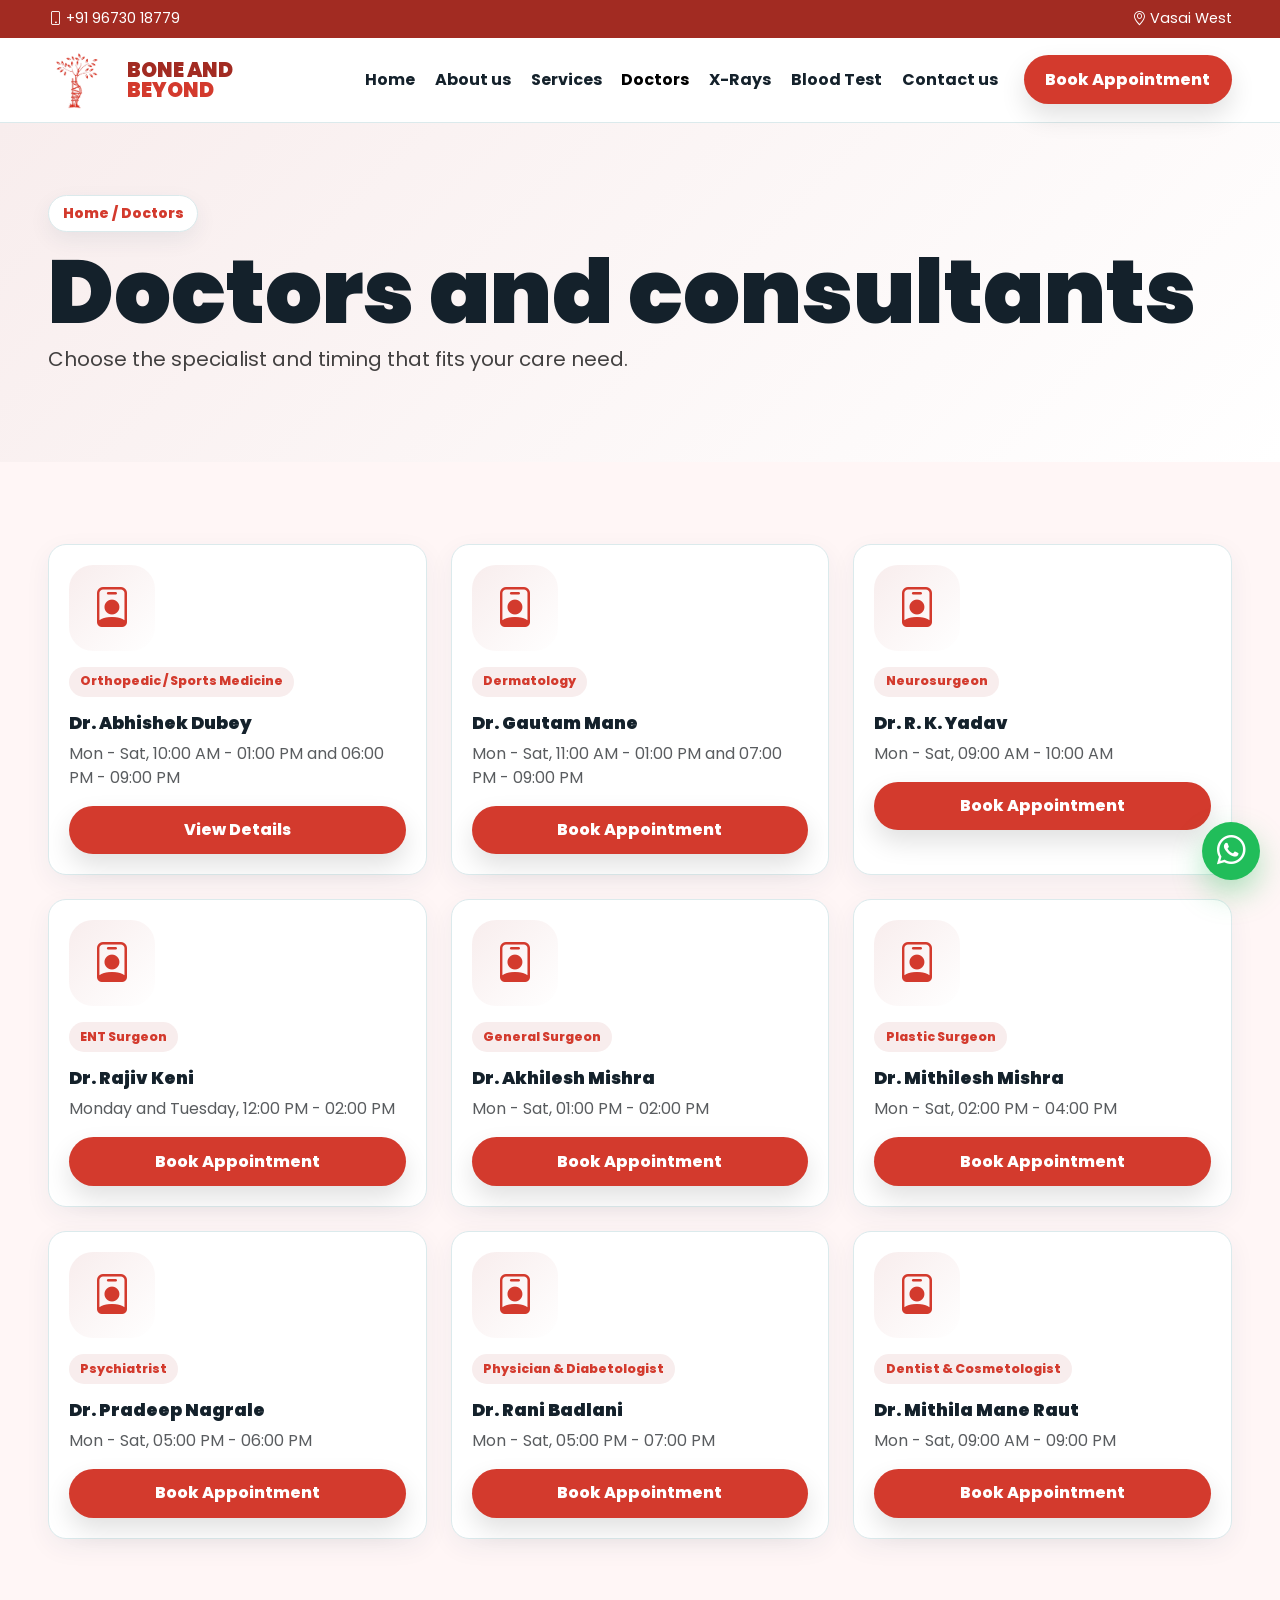
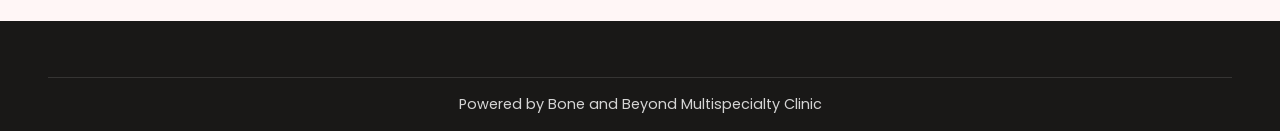
<file: doctors.html>
<!doctype html>
<html lang="en">
  <head>
    <meta charset="utf-8" />
    <meta name="viewport" content="width=device-width, initial-scale=1" />
    <title>Doctors | Bone and Beyond</title>
    <link
      href="https://cdn.jsdelivr.net/npm/bootstrap@5.3.3/dist/css/bootstrap.min.css"
      rel="stylesheet"
    />
    <link
      href="https://cdn.jsdelivr.net/npm/bootstrap-icons@1.11.3/font/bootstrap-icons.css"
      rel="stylesheet"
    />
    <link
      href="https://fonts.googleapis.com/css2?family=Poppins:wght@400;500;600;700;800;900&display=swap"
      rel="stylesheet"
    />
    <link href="assets/css/style.css" rel="stylesheet" />
  </head>
  <body>
    <div class="topbar py-2">
      <div
        class="container-fluid px-lg-5 d-flex flex-wrap justify-content-between gap-2"
      >
        <a href="tel:+919673018779"
          ><i class="bi bi-phone"></i> +91 96730 18779</a
        ><span><i class="bi bi-geo-alt"></i> Vasai West</span>
      </div>
    </div>
     <nav class="navbar navbar-expand-lg sticky-top">
    <div class="container-fluid px-lg-5">
      <a class="navbar-brand brand" href="index.html"><img src="assets/images/doneAndBeyond_logo.png" class="brand-img" alt="Bone and Beyond logo"><span>BONE AND<span>BEYOND</span></span></a>
      <button class="navbar-toggler" type="button" data-bs-toggle="collapse" data-bs-target="#menu"><span class="navbar-toggler-icon"></span></button>
      <div class="collapse navbar-collapse" id="menu">
        <ul class="navbar-nav ms-auto align-items-lg-center">
          <li class="nav-item"><a class="nav-link" href="index.html">Home</a></li>
          <li class="nav-item"><a class="nav-link" href="about.html">About us</a></li>
          <li class="nav-item"><a class="nav-link" href="services.html">Services</a></li>
          <li class="nav-item"><a class="nav-link" href="doctors.html">Doctors</a></li>
          <li class="nav-item"><a class="nav-link" href="xray.html">X-Rays</a></li>
          <li class="nav-item"><a class="nav-link" href="blood-test.html">Blood Test</a></li>
          <li class="nav-item"><a class="nav-link" href="contact.html">Contact us</a></li>
          <li class="nav-item ms-lg-3 mt-2 mt-lg-0"><a class="btn btn-main" href="contact.html">Book Appointment</a></li>
        </ul>
      </div>
    </div>
  </nav>
    <section class="page-hero">
      <div class="container-fluid px-lg-5 reveal">
        <span class="eyebrow">Home / Doctors</span>
        <h1 class="mt-3">Doctors and consultants</h1>
        <p class="hero-lead">
          Choose the specialist and timing that fits your care need.
        </p>
      </div>
    </section>
    <main class="section section-soft">
      <div class="container-fluid px-lg-5">
        <div class="row g-4">
          <div class="col-md-6 col-xl-4 reveal">
            <article class="doctor-card">
              <div class="doctor-avatar">
                <i class="bi bi-person-badge"></i>
              </div>
              <span class="tag">Orthopedic / Sports Medicine</span>
              <h3 class="mt-3">Dr. Abhishek Dubey</h3>
              <p class="text-muted">
                Mon - Sat, 10:00 AM - 01:00 PM and 06:00 PM - 09:00 PM
              </p>
              <a class="btn btn-main w-100" href="doctor-detail.html"
                >View Details</a
              >
            </article>
          </div>
          <div class="col-md-6 col-xl-4 reveal">
            <article class="doctor-card">
              <div class="doctor-avatar">
                <i class="bi bi-person-badge"></i>
              </div>
              <span class="tag">Dermatology</span>
              <h3 class="mt-3">Dr. Gautam Mane</h3>
              <p class="text-muted">
                Mon - Sat, 11:00 AM - 01:00 PM and 07:00 PM - 09:00 PM
              </p>
              <a class="btn btn-main w-100" href="contact.html"
                >Book Appointment</a
              >
            </article>
          </div>
          <div class="col-md-6 col-xl-4 reveal">
            <article class="doctor-card">
              <div class="doctor-avatar">
                <i class="bi bi-person-badge"></i>
              </div>
              <span class="tag">Neurosurgeon</span>
              <h3 class="mt-3">Dr. R. K. Yadav</h3>
              <p class="text-muted">Mon - Sat, 09:00 AM - 10:00 AM</p>
              <a class="btn btn-main w-100" href="contact.html"
                >Book Appointment</a
              >
            </article>
          </div>
          <div class="col-md-6 col-xl-4 reveal">
            <article class="doctor-card">
              <div class="doctor-avatar">
                <i class="bi bi-person-badge"></i>
              </div>
              <span class="tag">ENT Surgeon</span>
              <h3 class="mt-3">Dr. Rajiv Keni</h3>
              <p class="text-muted">Monday and Tuesday, 12:00 PM - 02:00 PM</p>
              <a class="btn btn-main w-100" href="contact.html"
                >Book Appointment</a
              >
            </article>
          </div>
          <div class="col-md-6 col-xl-4 reveal">
            <article class="doctor-card">
              <div class="doctor-avatar">
                <i class="bi bi-person-badge"></i>
              </div>
              <span class="tag">General Surgeon</span>
              <h3 class="mt-3">Dr. Akhilesh Mishra</h3>
              <p class="text-muted">Mon - Sat, 01:00 PM - 02:00 PM</p>
              <a class="btn btn-main w-100" href="contact.html"
                >Book Appointment</a
              >
            </article>
          </div>
          <div class="col-md-6 col-xl-4 reveal">
            <article class="doctor-card">
              <div class="doctor-avatar">
                <i class="bi bi-person-badge"></i>
              </div>
              <span class="tag">Plastic Surgeon</span>
              <h3 class="mt-3">Dr. Mithilesh Mishra</h3>
              <p class="text-muted">Mon - Sat, 02:00 PM - 04:00 PM</p>
              <a class="btn btn-main w-100" href="contact.html"
                >Book Appointment</a
              >
            </article>
          </div>
          <div class="col-md-6 col-xl-4 reveal">
            <article class="doctor-card">
              <div class="doctor-avatar">
                <i class="bi bi-person-badge"></i>
              </div>
              <span class="tag">Psychiatrist</span>
              <h3 class="mt-3">Dr. Pradeep Nagrale</h3>
              <p class="text-muted">Mon - Sat, 05:00 PM - 06:00 PM</p>
              <a class="btn btn-main w-100" href="contact.html"
                >Book Appointment</a
              >
            </article>
          </div>
          <div class="col-md-6 col-xl-4 reveal">
            <article class="doctor-card">
              <div class="doctor-avatar">
                <i class="bi bi-person-badge"></i>
              </div>
              <span class="tag">Physician & Diabetologist</span>
              <h3 class="mt-3">Dr. Rani Badlani</h3>
              <p class="text-muted">Mon - Sat, 05:00 PM - 07:00 PM</p>
              <a class="btn btn-main w-100" href="contact.html"
                >Book Appointment</a
              >
            </article>
          </div>
          <div class="col-md-6 col-xl-4 reveal">
            <article class="doctor-card">
              <div class="doctor-avatar">
                <i class="bi bi-person-badge"></i>
              </div>
              <span class="tag">Dentist & Cosmetologist</span>
              <h3 class="mt-3">Dr. Mithila Mane Raut</h3>
              <p class="text-muted">Mon - Sat, 09:00 AM - 09:00 PM</p>
              <a class="btn btn-main w-100" href="contact.html"
                >Book Appointment</a
              >
            </article>
          </div>
        </div>
      </div>
    </main>
    <footer class="footer">
      <div class="container-fluid px-lg-5">
        <div class="footer-bottom mt-0">
          Powered by Bone and Beyond Multispecialty Clinic
        </div>
      </div>
    </footer>
    <a class="whatsapp" href="https://wa.me/919673018779"
      ><i class="bi bi-whatsapp"></i
    ></a>
    <script src="https://cdn.jsdelivr.net/npm/bootstrap@5.3.3/dist/js/bootstrap.bundle.min.js"></script>
    <script src="assets/js/main.js"></script>
  </body>
</html>
</file>
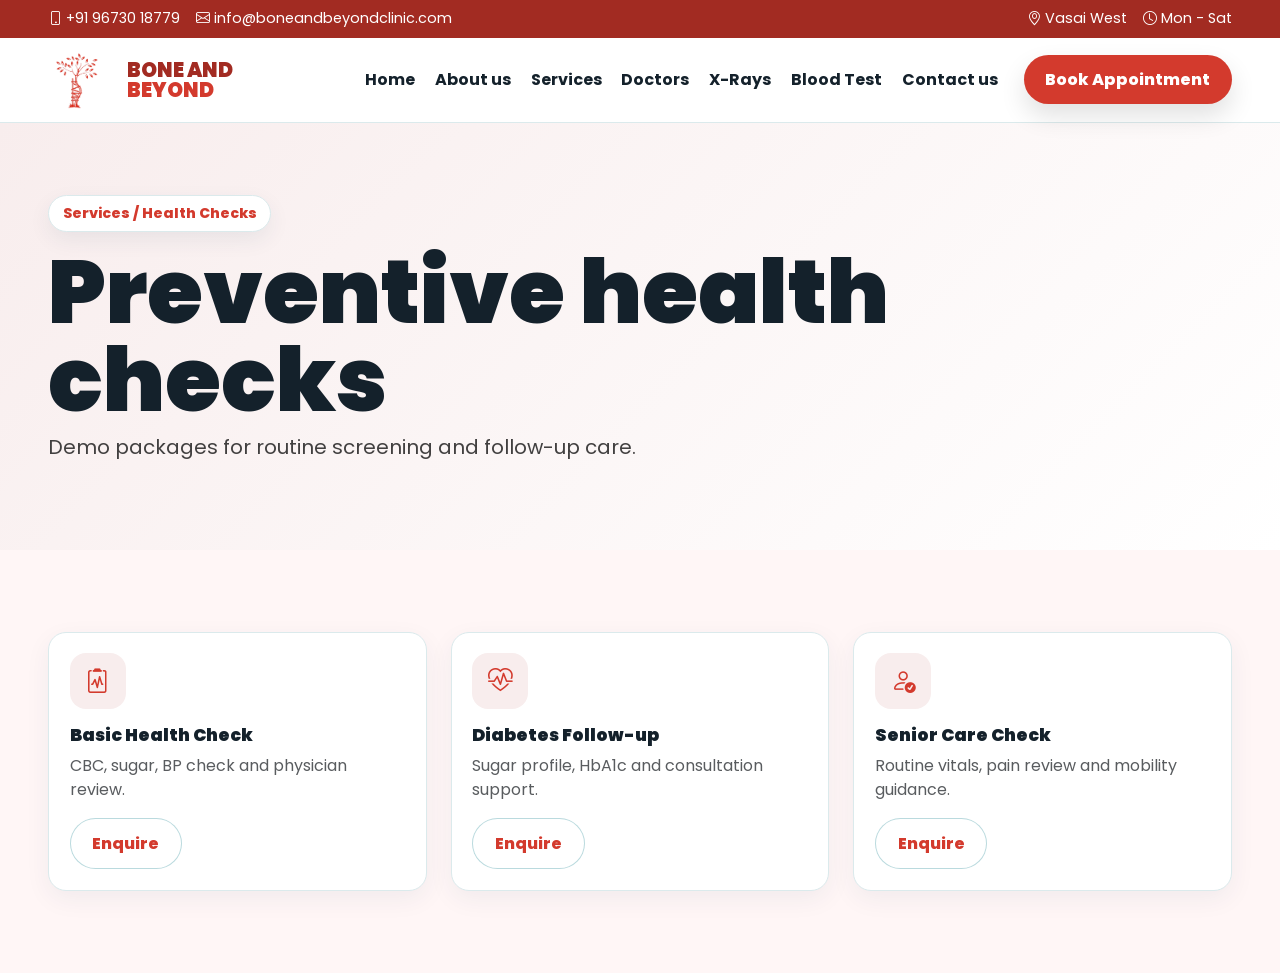
<file: health-checks.html>
<!doctype html>
<html lang="en">
  <head>
    <meta charset="utf-8" />
    <meta name="viewport" content="width=device-width, initial-scale=1" />
    <title>Health Checks | Bone and Beyond</title>
    <link
      href="https://cdn.jsdelivr.net/npm/bootstrap@5.3.3/dist/css/bootstrap.min.css"
      rel="stylesheet"
    />
    <link
      href="https://cdn.jsdelivr.net/npm/bootstrap-icons@1.11.3/font/bootstrap-icons.css"
      rel="stylesheet"
    />
    <link
      href="https://fonts.googleapis.com/css2?family=Poppins:wght@400;500;600;700;800;900&display=swap"
      rel="stylesheet"
    />
    <link href="assets/css/style.css" rel="stylesheet" />
  </head>
  <body>
    <div class="topbar py-2">
    <div class="container-fluid px-lg-5 d-flex flex-wrap justify-content-between gap-2">
      <div class="d-flex gap-3 flex-wrap justify-content-center"><a href="tel:+919673018779"><i class="bi bi-phone"></i> +91 96730 18779</a><a href="mailto:info@boneandbeyondclinic.com"><i class="bi bi-envelope"></i> info@boneandbeyondclinic.com</a></div>
      <div class="d-flex gap-3 justify-content-center"><span><i class="bi bi-geo-alt"></i> Vasai West</span><span><i class="bi bi-clock"></i> Mon - Sat</span></div>
    </div>
  </div>
    <nav class="navbar navbar-expand-lg sticky-top">
    <div class="container-fluid px-lg-5">
      <a class="navbar-brand brand" href="index.html"><img src="assets/images/doneAndBeyond_logo.png" class="brand-img" alt="Bone and Beyond logo"><span>BONE AND<span>BEYOND</span></span></a>
      <button class="navbar-toggler" type="button" data-bs-toggle="collapse" data-bs-target="#menu"><span class="navbar-toggler-icon"></span></button>
      <div class="collapse navbar-collapse" id="menu">
        <ul class="navbar-nav ms-auto align-items-lg-center">
          <li class="nav-item"><a class="nav-link" href="index.html">Home</a></li>
          <li class="nav-item"><a class="nav-link" href="about.html">About us</a></li>
          <li class="nav-item"><a class="nav-link" href="services.html">Services</a></li>
          <li class="nav-item"><a class="nav-link" href="doctors.html">Doctors</a></li>
          <li class="nav-item"><a class="nav-link" href="xray.html">X-Rays</a></li>
          <li class="nav-item"><a class="nav-link" href="blood-test.html">Blood Test</a></li>
          <li class="nav-item"><a class="nav-link" href="contact.html">Contact us</a></li>
          <li class="nav-item ms-lg-3 mt-2 mt-lg-0"><a class="btn btn-main" href="contact.html">Book Appointment</a></li>
        </ul>
      </div>
    </div>
  </nav>
    <section class="page-hero">
      <div class="container-fluid px-lg-5">
        <span class="eyebrow">Services / Health Checks</span>
        <h1 class="mt-3">Preventive health checks</h1>
        <p class="hero-lead">
          Demo packages for routine screening and follow-up care.
        </p>
      </div>
    </section>
    <main class="section section-soft">
      <div class="container-fluid px-lg-5">
        <div class="row g-4">
          <div class="col-lg-4 reveal">
            <div class="service-card">
              <div class="icon-box"><i class="bi bi-clipboard2-pulse"></i></div>
              <h3>Basic Health Check</h3>
              <p class="text-muted">
                CBC, sugar, BP check and physician review.
              </p>
              <a class="btn btn-soft" href="contact.html">Enquire</a>
            </div>
          </div>
          <div class="col-lg-4 reveal">
            <div class="service-card">
              <div class="icon-box"><i class="bi bi-heart-pulse"></i></div>
              <h3>Diabetes Follow-up</h3>
              <p class="text-muted">
                Sugar profile, HbA1c and consultation support.
              </p>
              <a class="btn btn-soft" href="contact.html">Enquire</a>
            </div>
          </div>
          <div class="col-lg-4 reveal">
            <div class="service-card">
              <div class="icon-box"><i class="bi bi-person-check"></i></div>
              <h3>Senior Care Check</h3>
              <p class="text-muted">
                Routine vitals, pain review and mobility guidance.
              </p>
              <a class="btn btn-soft" href="contact.html">Enquire</a>
            </div>
          </div>
        </div>
      </div>
    </main>
    <script src="https://cdn.jsdelivr.net/npm/bootstrap@5.3.3/dist/js/bootstrap.bundle.min.js"></script>
    <script src="assets/js/main.js"></script>
  </body>
</html>
</file>
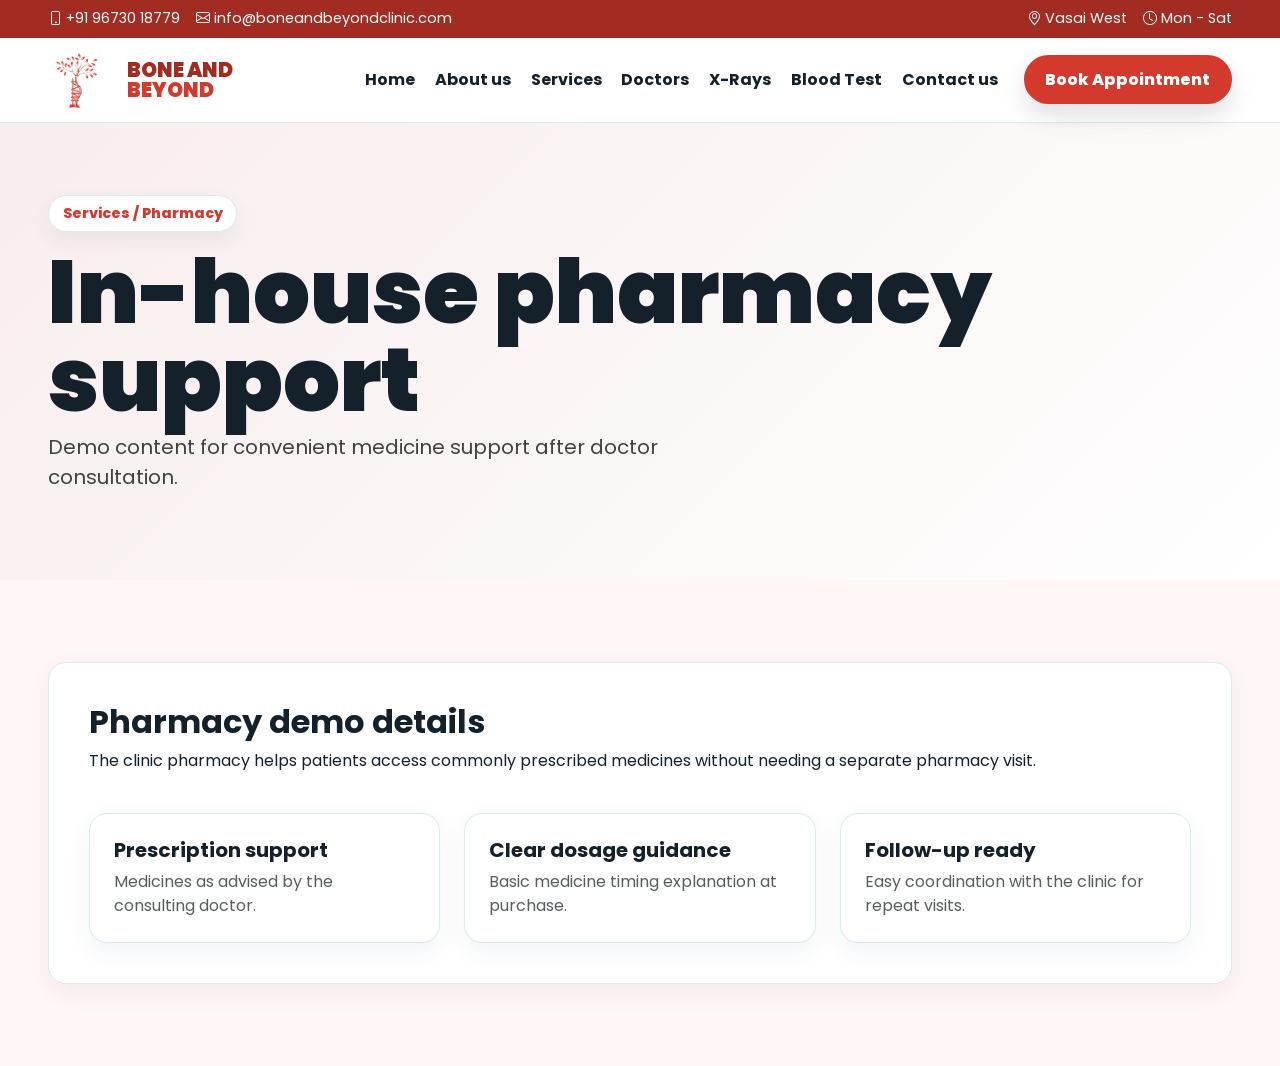
<file: pharmacy.html>
<!doctype html>
<html lang="en">
  <head>
    <meta charset="utf-8" />
    <meta name="viewport" content="width=device-width, initial-scale=1" />
    <title>Pharmacy | Bone and Beyond</title>
    <link
      href="https://cdn.jsdelivr.net/npm/bootstrap@5.3.3/dist/css/bootstrap.min.css"
      rel="stylesheet"
    />
    <link
      href="https://cdn.jsdelivr.net/npm/bootstrap-icons@1.11.3/font/bootstrap-icons.css"
      rel="stylesheet"
    />
    <link
      href="https://fonts.googleapis.com/css2?family=Poppins:wght@400;500;600;700;800;900&display=swap"
      rel="stylesheet"
    />
    <link href="assets/css/style.css" rel="stylesheet" />
  </head>
  <body>
    <div class="topbar py-2">
    <div class="container-fluid px-lg-5 d-flex flex-wrap justify-content-between gap-2">
      <div class="d-flex gap-3 flex-wrap justify-content-center"><a href="tel:+919673018779"><i class="bi bi-phone"></i> +91 96730 18779</a><a href="mailto:info@boneandbeyondclinic.com"><i class="bi bi-envelope"></i> info@boneandbeyondclinic.com</a></div>
      <div class="d-flex gap-3 justify-content-center"><span><i class="bi bi-geo-alt"></i> Vasai West</span><span><i class="bi bi-clock"></i> Mon - Sat</span></div>
    </div>
  </div>
     <nav class="navbar navbar-expand-lg sticky-top">
    <div class="container-fluid px-lg-5">
      <a class="navbar-brand brand" href="index.html"><img src="assets/images/doneAndBeyond_logo.png" class="brand-img" alt="Bone and Beyond logo"><span>BONE AND<span>BEYOND</span></span></a>
      <button class="navbar-toggler" type="button" data-bs-toggle="collapse" data-bs-target="#menu"><span class="navbar-toggler-icon"></span></button>
      <div class="collapse navbar-collapse" id="menu">
        <ul class="navbar-nav ms-auto align-items-lg-center">
          <li class="nav-item"><a class="nav-link" href="index.html">Home</a></li>
          <li class="nav-item"><a class="nav-link" href="about.html">About us</a></li>
          <li class="nav-item"><a class="nav-link" href="services.html">Services</a></li>
          <li class="nav-item"><a class="nav-link" href="doctors.html">Doctors</a></li>
          <li class="nav-item"><a class="nav-link" href="xray.html">X-Rays</a></li>
          <li class="nav-item"><a class="nav-link" href="blood-test.html">Blood Test</a></li>
          <li class="nav-item"><a class="nav-link" href="contact.html">Contact us</a></li>
          <li class="nav-item ms-lg-3 mt-2 mt-lg-0"><a class="btn btn-main" href="contact.html">Book Appointment</a></li>
        </ul>
      </div>
    </div>
  </nav>
    <section class="page-hero">
      <div class="container-fluid px-lg-5">
        <span class="eyebrow">Services / Pharmacy</span>
        <h1 class="mt-3">In-house pharmacy support</h1>
        <p class="hero-lead">
          Demo content for convenient medicine support after doctor
          consultation.
        </p>
      </div>
    </section>
    <main class="section section-soft">
      <div class="container-fluid px-lg-5">
        <div class="page-card reveal">
          <h2 class="fw-bold">Pharmacy demo details</h2>
          <p>
            The clinic pharmacy helps patients access commonly prescribed
            medicines without needing a separate pharmacy visit.
          </p>
          <div class="row g-4 mt-1">
            <div class="col-md-4">
              <div class="feature-card p-4 h-100">
                <h3 class="h5 fw-bold">Prescription support</h3>
                <p class="mb-0 text-muted">
                  Medicines as advised by the consulting doctor.
                </p>
              </div>
            </div>
            <div class="col-md-4">
              <div class="feature-card p-4 h-100">
                <h3 class="h5 fw-bold">Clear dosage guidance</h3>
                <p class="mb-0 text-muted">
                  Basic medicine timing explanation at purchase.
                </p>
              </div>
            </div>
            <div class="col-md-4">
              <div class="feature-card p-4 h-100">
                <h3 class="h5 fw-bold">Follow-up ready</h3>
                <p class="mb-0 text-muted">
                  Easy coordination with the clinic for repeat visits.
                </p>
              </div>
            </div>
          </div>
        </div>
      </div>
    </main>
    <script src="https://cdn.jsdelivr.net/npm/bootstrap@5.3.3/dist/js/bootstrap.bundle.min.js"></script>
    <script src="assets/js/main.js"></script>
  </body>
</html>
</file>
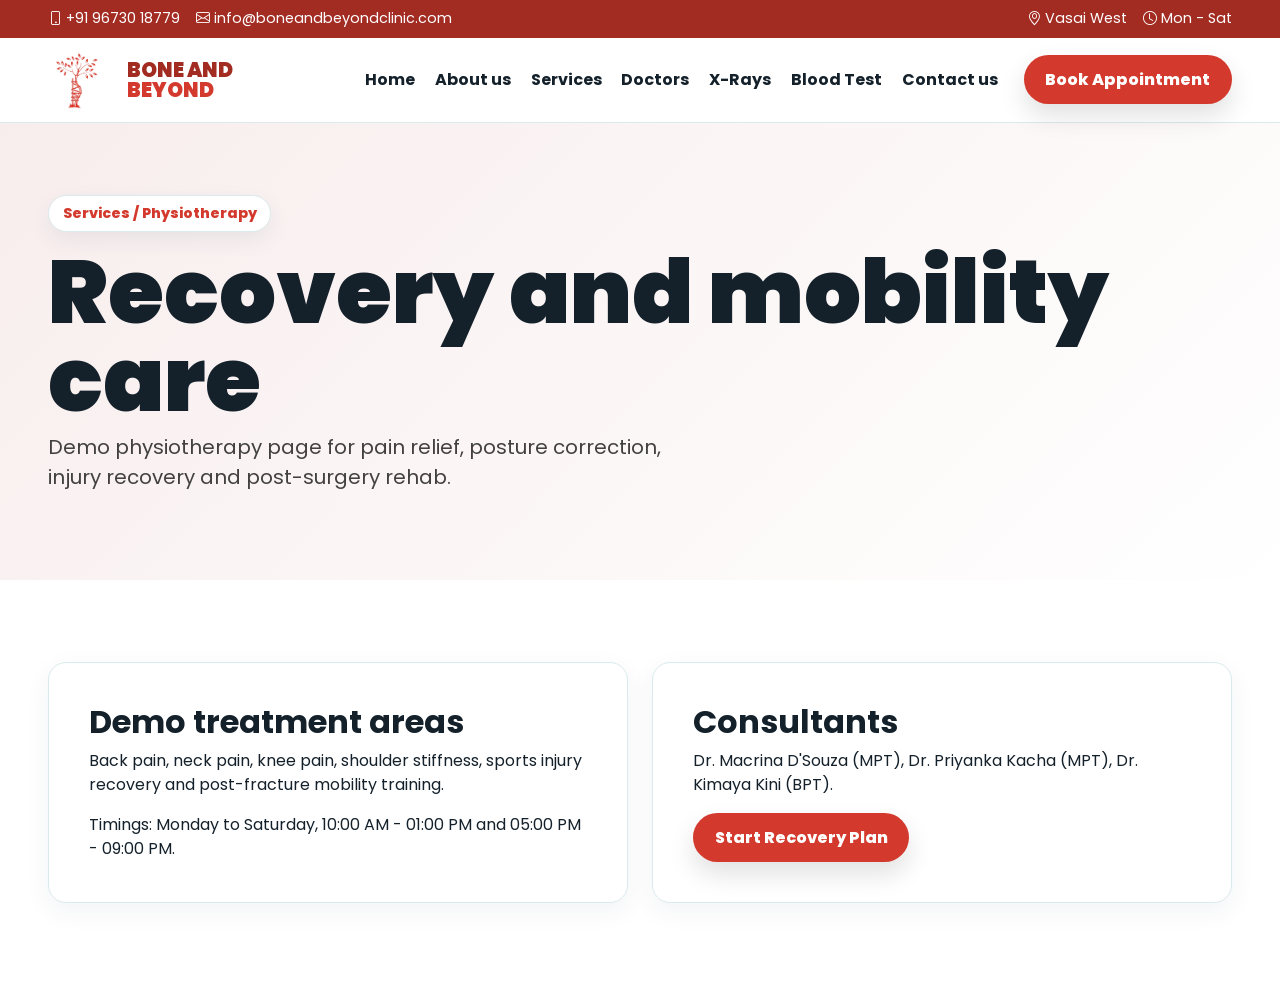
<file: physiotherapy.html>
<!doctype html>
<html lang="en">
  <head>
    <meta charset="utf-8" />
    <meta name="viewport" content="width=device-width, initial-scale=1" />
    <title>Physiotherapy | Bone and Beyond</title>
    <link
      href="https://cdn.jsdelivr.net/npm/bootstrap@5.3.3/dist/css/bootstrap.min.css"
      rel="stylesheet"
    />
    <link
      href="https://cdn.jsdelivr.net/npm/bootstrap-icons@1.11.3/font/bootstrap-icons.css"
      rel="stylesheet"
    />
    <link
      href="https://fonts.googleapis.com/css2?family=Poppins:wght@400;500;600;700;800;900&display=swap"
      rel="stylesheet"
    />
    <link href="assets/css/style.css" rel="stylesheet" />
  </head>
  <body>
    <div class="topbar py-2">
    <div class="container-fluid px-lg-5 d-flex flex-wrap justify-content-between gap-2">
      <div class="d-flex gap-3 flex-wrap justify-content-center"><a href="tel:+919673018779"><i class="bi bi-phone"></i> +91 96730 18779</a><a href="mailto:info@boneandbeyondclinic.com"><i class="bi bi-envelope"></i> info@boneandbeyondclinic.com</a></div>
      <div class="d-flex gap-3 justify-content-center"><span><i class="bi bi-geo-alt"></i> Vasai West</span><span><i class="bi bi-clock"></i> Mon - Sat</span></div>
    </div>
  </div>
    <nav class="navbar navbar-expand-lg sticky-top">
    <div class="container-fluid px-lg-5">
      <a class="navbar-brand brand" href="index.html"><img src="assets/images/doneAndBeyond_logo.png" class="brand-img" alt="Bone and Beyond logo"><span>BONE AND<span>BEYOND</span></span></a>
      <button class="navbar-toggler" type="button" data-bs-toggle="collapse" data-bs-target="#menu"><span class="navbar-toggler-icon"></span></button>
      <div class="collapse navbar-collapse" id="menu">
        <ul class="navbar-nav ms-auto align-items-lg-center">
          <li class="nav-item"><a class="nav-link" href="index.html">Home</a></li>
          <li class="nav-item"><a class="nav-link" href="about.html">About us</a></li>
          <li class="nav-item"><a class="nav-link" href="services.html">Services</a></li>
          <li class="nav-item"><a class="nav-link" href="doctors.html">Doctors</a></li>
          <li class="nav-item"><a class="nav-link" href="xray.html">X-Rays</a></li>
          <li class="nav-item"><a class="nav-link" href="blood-test.html">Blood Test</a></li>
          <li class="nav-item"><a class="nav-link" href="contact.html">Contact us</a></li>
          <li class="nav-item ms-lg-3 mt-2 mt-lg-0"><a class="btn btn-main" href="contact.html">Book Appointment</a></li>
        </ul>
      </div>
    </div>
  </nav>
    <section class="page-hero">
      <div class="container-fluid px-lg-5">
        <span class="eyebrow">Services / Physiotherapy</span>
        <h1 class="mt-3">Recovery and mobility care</h1>
        <p class="hero-lead">
          Demo physiotherapy page for pain relief, posture correction, injury
          recovery and post-surgery rehab.
        </p>
      </div>
    </section>
    <main class="section">
      <div class="container-fluid px-lg-5">
        <div class="row g-4">
          <div class="col-lg-6 reveal">
            <div class="page-card h-100">
              <h2 class="fw-bold">Demo treatment areas</h2>
              <p>
                Back pain, neck pain, knee pain, shoulder stiffness, sports
                injury recovery and post-fracture mobility training.
              </p>
              <p class="mb-0">
                Timings: Monday to Saturday, 10:00 AM - 01:00 PM and 05:00 PM -
                09:00 PM.
              </p>
            </div>
          </div>
          <div class="col-lg-6 reveal">
            <div class="page-card h-100">
              <h2 class="fw-bold">Consultants</h2>
              <p>
                Dr. Macrina D'Souza (MPT), Dr. Priyanka Kacha (MPT), Dr. Kimaya
                Kini (BPT).
              </p>
              <a class="btn btn-main" href="contact.html"
                >Start Recovery Plan</a
              >
            </div>
          </div>
        </div>
      </div>
    </main>
    <script src="https://cdn.jsdelivr.net/npm/bootstrap@5.3.3/dist/js/bootstrap.bundle.min.js"></script>
    <script src="assets/js/main.js"></script>
  </body>
</html>
</file>
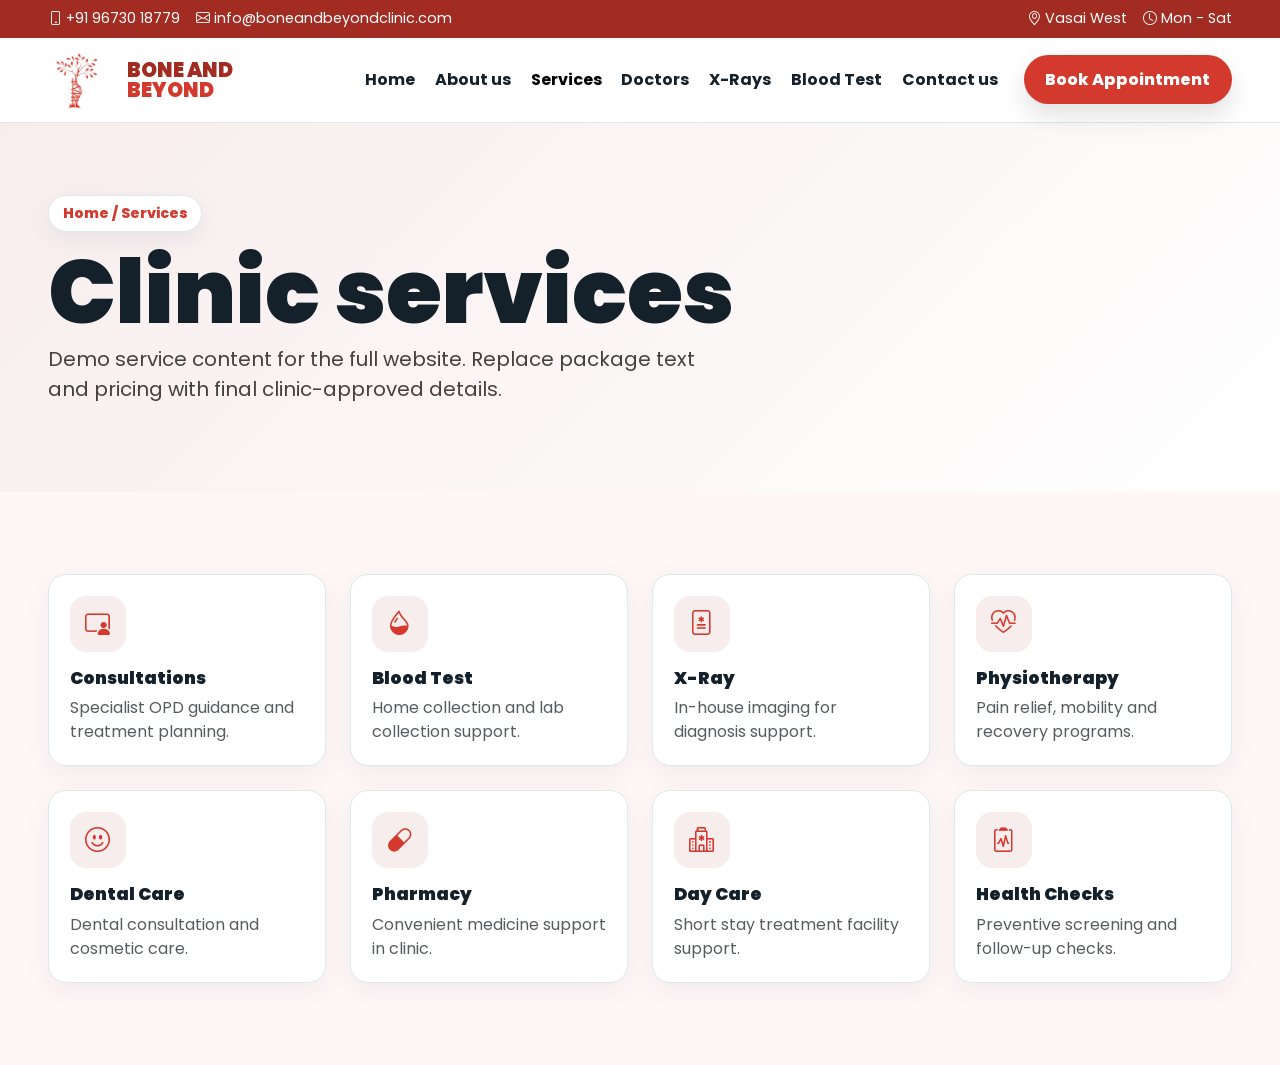
<file: services.html>
<!doctype html>
<html lang="en">
  <head>
    <meta charset="utf-8" />
    <meta name="viewport" content="width=device-width, initial-scale=1" />
    <title>Services | Bone and Beyond</title>
    <link
      href="https://cdn.jsdelivr.net/npm/bootstrap@5.3.3/dist/css/bootstrap.min.css"
      rel="stylesheet"
    />
    <link
      href="https://cdn.jsdelivr.net/npm/bootstrap-icons@1.11.3/font/bootstrap-icons.css"
      rel="stylesheet"
    />
    <link
      href="https://fonts.googleapis.com/css2?family=Poppins:wght@400;500;600;700;800;900&display=swap"
      rel="stylesheet"
    />
    <link href="assets/css/style.css" rel="stylesheet" />
  </head>
  <body>
    <div class="topbar py-2">
      <div
        class="container-fluid px-lg-5 d-flex flex-wrap justify-content-between gap-2"
      >
        <div class="d-flex gap-3 flex-wrap justify-content-center">
          <a href="tel:+919673018779"
            ><i class="bi bi-phone"></i> +91 96730 18779</a
          ><a href="mailto:info@boneandbeyondclinic.com"
            ><i class="bi bi-envelope"></i> info@boneandbeyondclinic.com</a
          >
        </div>
        <div class="d-flex gap-3 justify-content-center">
          <span><i class="bi bi-geo-alt"></i> Vasai West</span
          ><span><i class="bi bi-clock"></i> Mon - Sat</span>
        </div>
      </div>
    </div>
    <nav class="navbar navbar-expand-lg sticky-top">
      <div class="container-fluid px-lg-5">
        <a class="navbar-brand brand" href="index.html"
          ><img
            src="assets/images/doneAndBeyond_logo.png"
            class="brand-img"
            alt="Bone and Beyond logo"
          /><span>BONE AND<span>BEYOND</span></span></a
        >
        <button
          class="navbar-toggler"
          type="button"
          data-bs-toggle="collapse"
          data-bs-target="#menu"
        >
          <span class="navbar-toggler-icon"></span>
        </button>
        <div class="collapse navbar-collapse" id="menu">
          <ul class="navbar-nav ms-auto align-items-lg-center">
            <li class="nav-item">
              <a class="nav-link" href="index.html">Home</a>
            </li>
            <li class="nav-item">
              <a class="nav-link" href="about.html">About us</a>
            </li>
            <li class="nav-item">
              <a class="nav-link" href="services.html">Services</a>
            </li>
            <li class="nav-item">
              <a class="nav-link" href="doctors.html">Doctors</a>
            </li>
            <li class="nav-item">
              <a class="nav-link" href="xray.html">X-Rays</a>
            </li>
            <li class="nav-item">
              <a class="nav-link" href="blood-test.html">Blood Test</a>
            </li>
            <li class="nav-item">
              <a class="nav-link" href="contact.html">Contact us</a>
            </li>
            <li class="nav-item ms-lg-3 mt-2 mt-lg-0">
              <a class="btn btn-main" href="contact.html">Book Appointment</a>
            </li>
          </ul>
        </div>
      </div>
    </nav>
    <section class="page-hero">
      <div class="container-fluid px-lg-5 reveal">
        <span class="eyebrow">Home / Services</span>
        <h1 class="mt-3">Clinic services</h1>
        <p class="hero-lead">
          Demo service content for the full website. Replace package text and
          pricing with final clinic-approved details.
        </p>
      </div>
    </section>
    <main class="section section-soft">
      <div class="container-fluid px-lg-5">
        <div class="row g-4">
          <div class="col-md-6 col-xl-3 reveal">
            <a class="service-card d-block" href="consultations.html"
              ><div class="icon-box"><i class="bi bi-person-video3"></i></div>
              <h3>Consultations</h3>
              <p class="text-muted mb-0">
                Specialist OPD guidance and treatment planning.
              </p></a
            >
          </div>
          <div class="col-md-6 col-xl-3 reveal">
            <a class="service-card d-block" href="blood-test.html"
              ><div class="icon-box"><i class="bi bi-droplet-half"></i></div>
              <h3>Blood Test</h3>
              <p class="text-muted mb-0">
                Home collection and lab collection support.
              </p></a
            >
          </div>
          <div class="col-md-6 col-xl-3 reveal">
            <a class="service-card d-block" href="xray.html"
              ><div class="icon-box"><i class="bi bi-file-medical"></i></div>
              <h3>X-Ray</h3>
              <p class="text-muted mb-0">
                In-house imaging for diagnosis support.
              </p></a
            >
          </div>
          <div class="col-md-6 col-xl-3 reveal">
            <a class="service-card d-block" href="physiotherapy.html"
              ><div class="icon-box"><i class="bi bi-heart-pulse"></i></div>
              <h3>Physiotherapy</h3>
              <p class="text-muted mb-0">
                Pain relief, mobility and recovery programs.
              </p></a
            >
          </div>
          <div class="col-md-6 col-xl-3 reveal">
            <a class="service-card d-block" href="dental-care.html"
              ><div class="icon-box"><i class="bi bi-emoji-smile"></i></div>
              <h3>Dental Care</h3>
              <p class="text-muted mb-0">
                Dental consultation and cosmetic care.
              </p></a
            >
          </div>
          <div class="col-md-6 col-xl-3 reveal">
            <a class="service-card d-block" href="pharmacy.html"
              ><div class="icon-box"><i class="bi bi-capsule"></i></div>
              <h3>Pharmacy</h3>
              <p class="text-muted mb-0">
                Convenient medicine support in clinic.
              </p></a
            >
          </div>
          <div class="col-md-6 col-xl-3 reveal">
            <a class="service-card d-block" href="day-care.html"
              ><div class="icon-box"><i class="bi bi-hospital"></i></div>
              <h3>Day Care</h3>
              <p class="text-muted mb-0">
                Short stay treatment facility support.
              </p></a
            >
          </div>
          <div class="col-md-6 col-xl-3 reveal">
            <a class="service-card d-block" href="health-checks.html"
              ><div class="icon-box">
                <i class="bi bi-clipboard2-pulse"></i>
              </div>
              <h3>Health Checks</h3>
              <p class="text-muted mb-0">
                Preventive screening and follow-up checks.
              </p></a
            >
          </div>
        </div>
      </div>
    </main>
    <script src="https://cdn.jsdelivr.net/npm/bootstrap@5.3.3/dist/js/bootstrap.bundle.min.js"></script>
    <script src="assets/js/main.js"></script>
  </body>
</html>
</file>
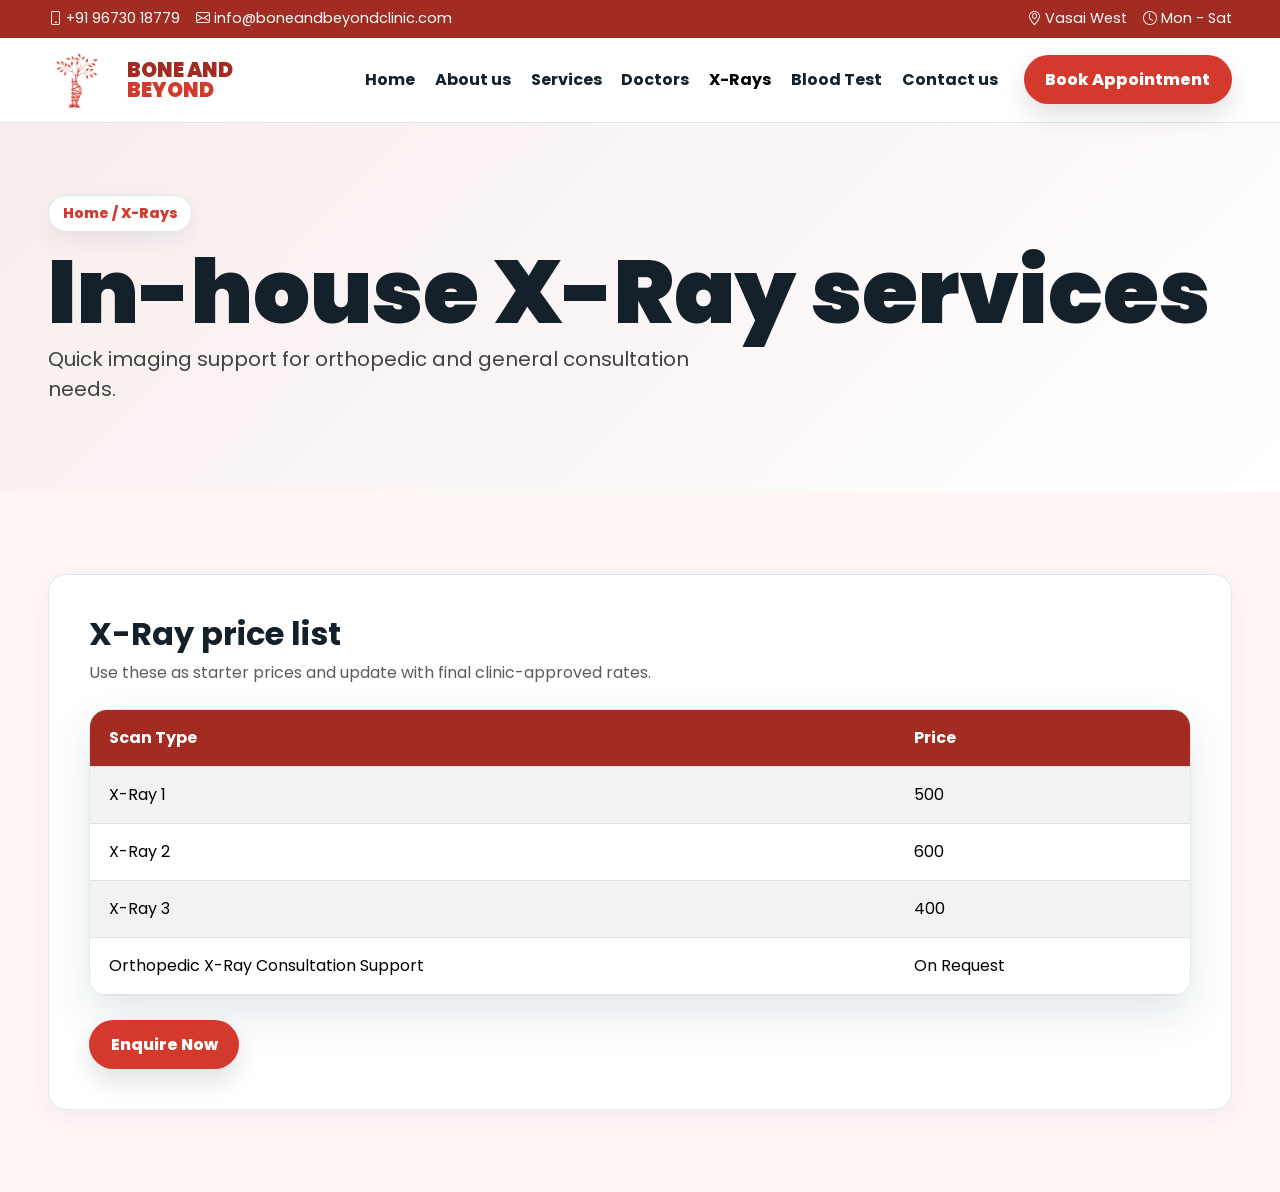
<file: xray.html>
<!doctype html>
<html lang="en">
  <head>
    <meta charset="utf-8" />
    <meta name="viewport" content="width=device-width, initial-scale=1" />
    <title>X-Ray | Bone and Beyond</title>
    <link
      href="https://cdn.jsdelivr.net/npm/bootstrap@5.3.3/dist/css/bootstrap.min.css"
      rel="stylesheet"
    />
    <link
      href="https://cdn.jsdelivr.net/npm/bootstrap-icons@1.11.3/font/bootstrap-icons.css"
      rel="stylesheet"
    />
    <link
      href="https://fonts.googleapis.com/css2?family=Poppins:wght@400;500;600;700;800;900&display=swap"
      rel="stylesheet"
    />
    <link href="assets/css/style.css" rel="stylesheet" />
  </head>
  <body>
    <div class="topbar py-2">
    <div class="container-fluid px-lg-5 d-flex flex-wrap justify-content-between gap-2">
      <div class="d-flex gap-3 flex-wrap justify-content-center"><a href="tel:+919673018779"><i class="bi bi-phone"></i> +91 96730 18779</a><a href="mailto:info@boneandbeyondclinic.com"><i class="bi bi-envelope"></i> info@boneandbeyondclinic.com</a></div>
      <div class="d-flex gap-3 justify-content-center"><span><i class="bi bi-geo-alt"></i> Vasai West</span><span><i class="bi bi-clock"></i> Mon - Sat</span></div>
    </div>
  </div>
    <nav class="navbar navbar-expand-lg sticky-top">
    <div class="container-fluid px-lg-5">
      <a class="navbar-brand brand" href="index.html"><img src="assets/images/doneAndBeyond_logo.png" class="brand-img" alt="Bone and Beyond logo"><span>BONE AND<span>BEYOND</span></span></a>
      <button class="navbar-toggler" type="button" data-bs-toggle="collapse" data-bs-target="#menu"><span class="navbar-toggler-icon"></span></button>
      <div class="collapse navbar-collapse" id="menu">
        <ul class="navbar-nav ms-auto align-items-lg-center">
          <li class="nav-item"><a class="nav-link" href="index.html">Home</a></li>
          <li class="nav-item"><a class="nav-link" href="about.html">About us</a></li>
          <li class="nav-item"><a class="nav-link" href="services.html">Services</a></li>
          <li class="nav-item"><a class="nav-link" href="doctors.html">Doctors</a></li>
          <li class="nav-item"><a class="nav-link" href="xray.html">X-Rays</a></li>
          <li class="nav-item"><a class="nav-link" href="blood-test.html">Blood Test</a></li>
          <li class="nav-item"><a class="nav-link" href="contact.html">Contact us</a></li>
          <li class="nav-item ms-lg-3 mt-2 mt-lg-0"><a class="btn btn-main" href="contact.html">Book Appointment</a></li>
        </ul>
      </div>
    </div>
  </nav>
    <section class="page-hero">
      <div class="container-fluid px-lg-5 reveal">
        <span class="eyebrow">Home / X-Rays</span>
        <h1 class="mt-3">In-house X-Ray services</h1>
        <p class="hero-lead">
          Quick imaging support for orthopedic and general consultation needs.
        </p>
      </div>
    </section>
    <main class="section section-soft">
      <div class="container-fluid px-lg-5">
        <div class="page-card reveal">
          <h2 class="fw-bold">X-Ray price list</h2>
          <p class="text-muted">
            Use these as starter prices and update with final clinic-approved
            rates.
          </p>
          <div class="table-card mt-4">
            <table class="table table-striped mb-0">
              <thead>
                <tr>
                  <th>Scan Type</th>
                  <th>Price</th>
                </tr>
              </thead>
              <tbody>
                <tr>
                  <td>X-Ray 1</td>
                  <td>500</td>
                </tr>
                <tr>
                  <td>X-Ray 2</td>
                  <td>600</td>
                </tr>
                <tr>
                  <td>X-Ray 3</td>
                  <td>400</td>
                </tr>
                <tr>
                  <td>Orthopedic X-Ray Consultation Support</td>
                  <td>On Request</td>
                </tr>
              </tbody>
            </table>
          </div>
          <a class="btn btn-main mt-4" href="contact.html">Enquire Now</a>
        </div>
      </div>
    </main>
    <script src="https://cdn.jsdelivr.net/npm/bootstrap@5.3.3/dist/js/bootstrap.bundle.min.js"></script>
    <script src="assets/js/main.js"></script>
  </body>
</html>
</file>
<file: assets/css/style.css>
:root {
  --primary: #D33A2D;
  --primary-dark: #A22B22;
  --accent: #F4C0BD;
  --mint: #F8EDED;
  --sky: #FFF6F6;
  --text: #14212b;
  --muted: #647987;
  --line: #dbeaec;
  --shadow: 0 18px 45px rgba(7, 59, 82, .12);
}

* {
  box-sizing: border-box;
}

html {
  scroll-behavior: smooth;
}

body {
  margin: 0;
  color: var(--text);
  font-family: "Poppins", Arial, sans-serif;
  background: #fff;
}

a {
  color: inherit;
  text-decoration: none;
}

.topbar {
  background: var(--primary-dark);
  color: #fff;
  font-size: .9rem;
}

.topbar a {
  color: #fff;
}

.navbar {
  background: rgba(255, 255, 255, .96);
  border-bottom: 1px solid var(--line);
  backdrop-filter: blur(16px);
}

.brand {
  display: inline-flex;
  align-items: center;
  gap: .7rem;
  color: var(--primary-dark);
  font-weight: 900;
  line-height: 1;
}

.brand-icon {
  width: 46px;
  height: 46px;
  border-radius: 14px;
  background: linear-gradient(135deg, var(--primary), var(--primary-dark));
  position: relative;
  box-shadow: 0 10px 25px rgba(8, 121, 137, .24);
}

.brand-icon::before,
.brand-icon::after {
  content: "";
  position: absolute;
  background: #fff;
  border-radius: 3px;
  left: 50%;
  top: 50%;
  transform: translate(-50%, -50%);
}

.brand-icon::before {
  width: 26px;
  height: 8px;
}

.brand-icon::after {
  width: 8px;
  height: 26px;
}

.brand span span {
  display: block;
  color: var(--primary);
}

.brand-img {
  width: 58px;
  height: 58px;
  object-fit: contain;
  margin-right: .6rem;
}

.nav-link {
  color: var(--text);
  font-weight: 700;
  margin: 0 .12rem;
}

.nav-link:hover,
.nav-link.active {
  color: var(--primary);
}

.btn-main {
  border: 0;
  border-radius: 999px;
  background: var(--primary);
  color: #fff;
  font-weight: 800;
  padding: .78rem 1.35rem;
  box-shadow: 0 12px 26px rgba(0, 0, 0, .12);
  transition: .25s ease;
}

.btn-main:hover {
  background: var(--primary-dark);
  color: #fff;
  transform: translateY(-2px);
}

.btn-soft {
  border: 1px solid rgba(8, 121, 137, .28);
  border-radius: 999px;
  color: var(--primary);
  background: #fff;
  font-weight: 800;
  padding: .78rem 1.35rem;
}

.btn-soft:hover {
  background: var(--mint);
  color: var(--primary-dark);
}

.hero-carousel {
  width: 100%;
  background: var(--primary-dark);
}

.hero-carousel .carousel-item {
  min-height: calc(100vh - 112px);
  position: relative;
}

.hero-carousel .carousel-item::before {
  content: "";
  position: absolute;
  inset: 0;
  z-index: 1;
  background:
    linear-gradient(90deg, rgba(6, 47, 67, .88), rgba(8, 121, 137, .58) 48%, rgba(6, 47, 67, .18)),
    radial-gradient(circle at 78% 22%, rgba(244, 122, 48, .28), transparent 28%);
}

.hero-carousel img {
  width: 100%;
  min-height: calc(100vh - 112px);
  height: calc(100vh - 112px);
  object-fit: cover;
}

.hero-caption {
  left: clamp(1rem, 5vw, 4rem);
  right: auto;
  bottom: auto;
  top: 50%;
  z-index: 2;
  transform: translateY(-50%);
  max-width: 760px;
  text-align: left;
  color: #fff;
}

.eyebrow {
  display: inline-flex;
  align-items: center;
  gap: .45rem;
  background: #fff;
  color: var(--primary);
  border: 1px solid var(--line);
  border-radius: 999px;
  padding: .45rem .85rem;
  font-weight: 800;
  font-size: .88rem;
  box-shadow: 0 8px 22px rgba(7, 59, 82, .07);
}

h1,
.page-hero h1 {
  font-size: clamp(2.5rem, 7vw, 5.9rem);
  line-height: .98;
  font-weight: 900;
  letter-spacing: 0;
}

.hero-lead {
  max-width: 650px;
  color: rgba(45, 44, 44, 0.9);
  font-size: clamp(1rem, 2vw, 1.25rem);
}

.section {
  padding: 82px 0;
}

.section-soft {
  background: var(--sky);
}

.section-head {
  max-width: 740px;
  margin: 0 auto 2.3rem;
  text-align: center;
}

.section-head h2 {
  font-weight: 900;
  font-size: clamp(2rem, 4vw, 3.4rem);
}

.section-head p {
  color: var(--muted);
}

.service-card,
.doctor-card,
.feature-card,
.contact-card,
.page-card,
.testimonial-card {
  background: #fff;
  border: 1px solid var(--line);
  border-radius: 18px;
  box-shadow: 0 8px 26px rgba(7, 59, 82, .06);
  transition: transform .25s ease, box-shadow .25s ease, border-color .25s ease;
}

.service-card:hover,
.doctor-card:hover,
.feature-card:hover,
.testimonial-card:hover {
  transform: translateY(-7px);
  border-color: rgba(8, 121, 137, .32);
  box-shadow: var(--shadow);
}

.service-card {
  height: 100%;
  padding: 1.3rem;
}

.icon-box {
  width: 56px;
  height: 56px;
  display: grid;
  place-items: center;
  border-radius: 16px;
  background: var(--mint);
  color: var(--primary);
  font-size: 1.55rem;
  margin-bottom: 1rem;
}

.service-card h3,
.doctor-card h3 {
  font-size: 1.08rem;
  font-weight: 900;
}

.speciality-band {
  background:
    linear-gradient(90deg, rgba(209, 92, 15, 0.6), rgba(211, 58, 45, 0.62)),
    url("../images/specialities.jpeg") center/cover no-repeat;
  color: #fff;
}

.speciality-pill {
  background: rgba(255, 255, 255, .14);
  border: 1px solid rgba(255, 255, 255, .24);
  border-radius: 18px;
  padding: 1.2rem;
  height: 100%;
  backdrop-filter: blur(8px);
}

.speciality-icon {
  width: 54px;
  height: 54px;
  display: grid;
  place-items: center;
  border-radius: 16px;
  background: rgba(255, 255, 255, .16);
  color: #fff;
  font-size: 1.5rem;
  margin-bottom: 1rem;
}

.carousel-actions {
  display: flex;
  justify-content: center;
  gap: 1rem;
  margin-top: 2rem;
}

.carousel-actions .carousel-control-prev,
.carousel-actions .carousel-control-next {
  position: static;
  width: 52px;
  height: 52px;
  border-radius: 50%;
  border: 1px solid rgba(255, 255, 255, .3);
  background: rgba(255, 255, 255, .16);
  opacity: 1;
}

.doctor-card {
  height: 100%;
  padding: 1.25rem;
}

.doctor-avatar {
  width: 86px;
  height: 86px;
  border-radius: 24px;
  display: grid;
  place-items: center;
  background: linear-gradient(135deg, var(--mint), #fff);
  color: var(--primary);
  font-size: 2.5rem;
  margin-bottom: 1rem;
}

.tag {
  display: inline-flex;
  border-radius: 999px;
  background: var(--mint);
  color: var(--primary);
  font-weight: 800;
  font-size: .78rem;
  padding: .35rem .7rem;
}

.doctor-actions {
  display: grid;
  grid-template-columns: 1fr 1fr;
  gap: .75rem;
}

.doctor-actions .btn {
  display: inline-flex;
  align-items: center;
  justify-content: center;
  min-height: 46px;
  padding-left: .8rem;
  padding-right: .8rem;
}

.about-image {
  min-height: 440px;
  border-radius: 28px;
  background: url("../images/clinic-care.jpeg") center/cover no-repeat;
  box-shadow: var(--shadow);
}

.about-modern {
  position: relative;
  overflow: hidden;
  background:
    linear-gradient(135deg, #fff 0%, #fff 52%, rgba(232, 247, 246, .75) 52%),
    radial-gradient(circle at 8% 12%, rgba(244, 122, 48, .12), transparent 30%);
}

.director-note {
  display: flex;
  align-items: center;
  gap: 1rem;
  max-width: 430px;
  margin-top: 1.4rem;
  padding: 1rem;
  border: 1px solid var(--line);
  border-radius: 18px;
  background: rgba(255, 255, 255, .82);
  box-shadow: 0 12px 30px rgba(7, 59, 82, .08);
}

.director-avatar {
  width: 58px;
  height: 58px;
  display: grid;
  place-items: center;
  flex: 0 0 58px;
  border-radius: 18px;
  color: #fff;
  background: linear-gradient(135deg, var(--primary), var(--accent));
  font-size: 1.8rem;
}

.director-note strong,
.director-note span {
  display: block;
}

.director-note span {
  color: var(--muted);
  font-size: .9rem;
}

.director-modal {
  border: 0;
  border-radius: 24px;
  overflow: hidden;
  box-shadow: var(--shadow);
}

.director-modal .modal-header,
.director-modal .modal-body,
.director-modal .modal-footer {
  padding-left: clamp(1.25rem, 4vw, 2rem);
  padding-right: clamp(1.25rem, 4vw, 2rem);
}

.modal-stat {
  height: 100%;
  padding: 1rem;
  border-radius: 16px;
  background: var(--mint);
}

.modal-stat strong,
.modal-stat span {
  display: block;
}

.modal-stat strong {
  color: var(--primary-dark);
  font-size: 1.1rem;
}

.modal-stat span {
  color: var(--muted);
}

.video-card {
  position: relative;
  min-height: 440px;
  border-radius: 28px;
  overflow: hidden;
  background: var(--primary-dark);
  box-shadow: var(--shadow);
  isolation: isolate;
}

.video-card::after {
  content: "";
  position: absolute;
  inset: 0;
  background: linear-gradient(180deg, rgba(6, 47, 67, .08), rgba(6, 47, 67, .34));
  pointer-events: none;
}

.video-card.playing::after,
.video-card.playing .video-play {
  display: none;
}

.about-video {
  width: 100%;
  height: 440px;
  display: block;
  object-fit: cover;
}

.video-play {
  position: absolute;
  left: 50%;
  top: 50%;
  z-index: 2;
  transform: translate(-50%, -50%);
  width: 86px;
  height: 86px;
  border: 0;
  border-radius: 50%;
  display: grid;
  place-items: center;
  color: #fff;
  background: linear-gradient(135deg, var(--accent), var(--primary));
  font-size: 2.6rem;
  box-shadow: 0 18px 45px rgba(7, 59, 82, .28);
  transition: .25s ease;
}

.video-play:hover {
  transform: translate(-50%, -50%) scale(1.06);
}

.stat {
  padding: 1.15rem;
  border-left: 4px solid var(--accent);
}

.stat strong {
  display: block;
  color: var(--primary);
  font-size: 2rem;
}

.page-hero {
  background: linear-gradient(135deg, var(--mint), #fff);
  padding: 72px 0;
}

.page-card {
  padding: clamp(1.25rem, 4vw, 2.5rem);
}

.profile-card {
  background: linear-gradient(135deg, #fff, var(--mint));
}

.profile-art {
  min-height: 360px;
  border-radius: 24px;
  display: grid;
  place-items: center;
  background: #fff;
  color: var(--primary);
  font-size: 8rem;
  box-shadow: var(--shadow);
}

.accordion-item {
  border: 1px solid var(--line);
  border-radius: 16px !important;
  overflow: hidden;
  margin-bottom: 1rem;
  box-shadow: 0 8px 22px rgba(7, 59, 82, .06);
}

.accordion-button {
  font-weight: 900;
  font-size: 1.05rem;
}

.accordion-button:not(.collapsed) {
  background: var(--mint);
  color: var(--primary-dark);
}

.table-card {
  border-radius: 18px;
  overflow: hidden;
  border: 1px solid var(--line);
  box-shadow: var(--shadow);
}

.table-card th {
  background: var(--primary-dark);
  color: #fff;
}

.table-card td,
.table-card th {
  padding: 1rem 1.2rem;
}

.form-control,
.form-select {
  border-radius: 14px;
  border-color: var(--line);
  padding: .86rem 1rem;
}

.form-control:focus,
.form-select:focus {
  border-color: var(--primary);
  box-shadow: 0 0 0 .2rem rgba(8, 121, 137, .13);
}

.map-box {
  min-height: 300px;
  display: grid;
  place-items: center;
  text-align: center;
  border-radius: 18px;
  border: 1px solid var(--line);
  background:
    linear-gradient(rgba(255,255,255,.65), rgba(255,255,255,.65)),
    repeating-linear-gradient(45deg, #e6f4f6, #e6f4f6 16px, #f7fcfd 16px, #f7fcfd 32px);
}

.testimonial-modern {
  position: relative;
  padding: 2rem;
  overflow: hidden;
}

.testimonial-modern::before {
  content: "";
  position: absolute;
  width: 130px;
  height: 130px;
  right: -40px;
  top: -40px;
  border-radius: 50%;
  background: var(--mint);
}

.testimonial-modern p,
.testimonial-modern strong,
.testimonial-modern span,
.testimonial-modern .text-warning,
.testimonial-modern .quote-mark {
  position: relative;
  z-index: 1;
}

.testimonial-modern strong {
  display: block;
  font-weight: 900;
}

.testimonial-modern span {
  display: block;
  color: var(--muted);
  font-size: .9rem;
  margin-top: .2rem;
}

.quote-mark {
  width: 46px;
  height: 46px;
  display: grid;
  place-items: center;
  border-radius: 14px;
  background: var(--primary);
  color: #fff;
  margin-bottom: 1rem;
  font-size: 1.5rem;
}

.testimonial-controls {
  display: flex;
  justify-content: center;
  gap: .8rem;
  margin-top: 2rem;
}

.testimonial-controls .btn {
  width: 52px;
  height: 52px;
  padding: 0;
  display: inline-grid;
  place-items: center;
}

.footer {
  background: #191817;
  color: rgba(255, 255, 255, .82);
  padding: 56px 0 0;
}

.footer h3,
.footer h4 {
  color: #fff;
  font-weight: 900;
}

.footer a:hover {
  color: #fff;
  text-decoration: underline;
}

.footer-bottom {
  border-top: 1px solid rgba(255,255,255,.12);
  margin-top: 36px;
  padding: 1rem 0;
  text-align: center;
  font-size: .9rem;
}

.whatsapp {
  position: fixed;
  right: 20px;
  bottom: 20px;
  width: 58px;
  height: 58px;
  z-index: 20;
  display: grid;
  place-items: center;
  border-radius: 50%;
  background: #21bd5a;
  color: #fff;
  font-size: 1.8rem;
  box-shadow: 0 14px 30px rgba(33, 189, 90, .35);
}

.reveal {
  opacity: 0;
  transform: translateY(18px);
  transition: opacity .55s ease, transform .55s ease;
}

.reveal.visible {
  opacity: 1;
  transform: translateY(0);
}

@media (max-width: 991px) {
  .hero-carousel .carousel-item,
  .hero-carousel img {
    min-height: 640px;
    height: 640px;
  }
}

@media (max-width: 767px) {
  .topbar {
    text-align: center;
  }

  .navbar .container {
    padding-left: 1rem;
    padding-right: 1rem;
  }

  .brand-icon {
    width: 40px;
    height: 40px;
  }

  .page-hero {
    padding: 46px 0;
  }

  h1,
  .page-hero h1 {
    font-size: 2.45rem;
  }

  .section {
    padding: 54px 0;
  }

  .hero-carousel .carousel-item,
  .hero-carousel img {
    min-height: 620px;
    height: 620px;
  }

  .hero-caption {
    left: 1rem;
    right: 1rem;
    width: auto;
  }

  .about-image,
  .profile-art,
  .video-card {
    min-height: 260px;
  }

  .about-video {
    height: 280px;
  }

  .profile-art {
    font-size: 5rem;
  }

  .doctor-actions {
    grid-template-columns: 1fr;
  }
}
</file>
